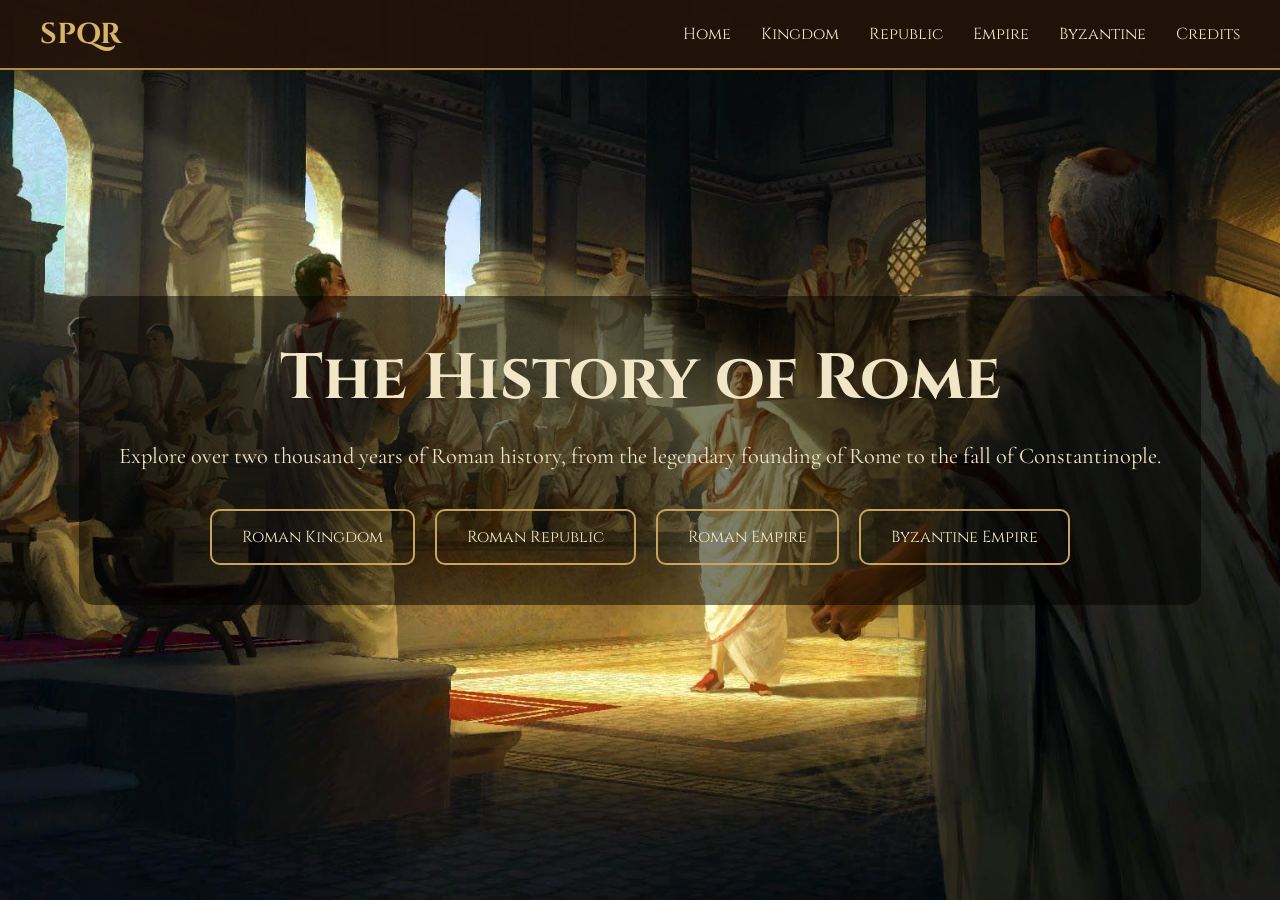
<file: index.html>
<!DOCTYPE html>
<html lang="en">
<head>
    <meta charset="UTF-8">
    <meta name="viewport" content="width=device-width, initial-scale=1.0">
    <title>The History of Rome</title>

    <link rel="stylesheet" href="styles.css">

    <link href="https://fonts.googleapis.com/css2?family=Cinzel:wght@400;600;700&family=Cormorant+Garamond:wght@400;500&display=swap" rel="stylesheet">
</head>
<body>

<nav class="navbar">
    <div class="logo">SPQR</div>

    <ul class="nav-links">
        <li><a href="index.html">Home</a></li>
        <li><a href="kingdom.html">Kingdom</a></li>
        <li><a href="republic.html">Republic</a></li>
        <li><a href="empire.html">Empire</a></li>
        <li><a href="byzantine.html">Byzantine</a></li>
        <li><a href="credits.html">Credits</a></li>
    </ul>
</nav>

<section class="hero home-bg">

    <div class="hero-content">
        <h1>The History of Rome</h1>

        <p>
            Explore over two thousand years of Roman history,
            from the legendary founding of Rome to the fall of Constantinople.
        </p>

        <div class="home-buttons">

            <a href="kingdom.html" class="era-btn">
                Roman Kingdom
            </a>

            <a href="republic.html" class="era-btn">
                Roman Republic
            </a>

            <a href="empire.html" class="era-btn">
                Roman Empire
            </a>

            <a href="byzantine.html" class="era-btn">
                Byzantine Empire
            </a>

        </div>
    </div>

</section>

<script src="script.js"></script>

</body>
</html>
</file>
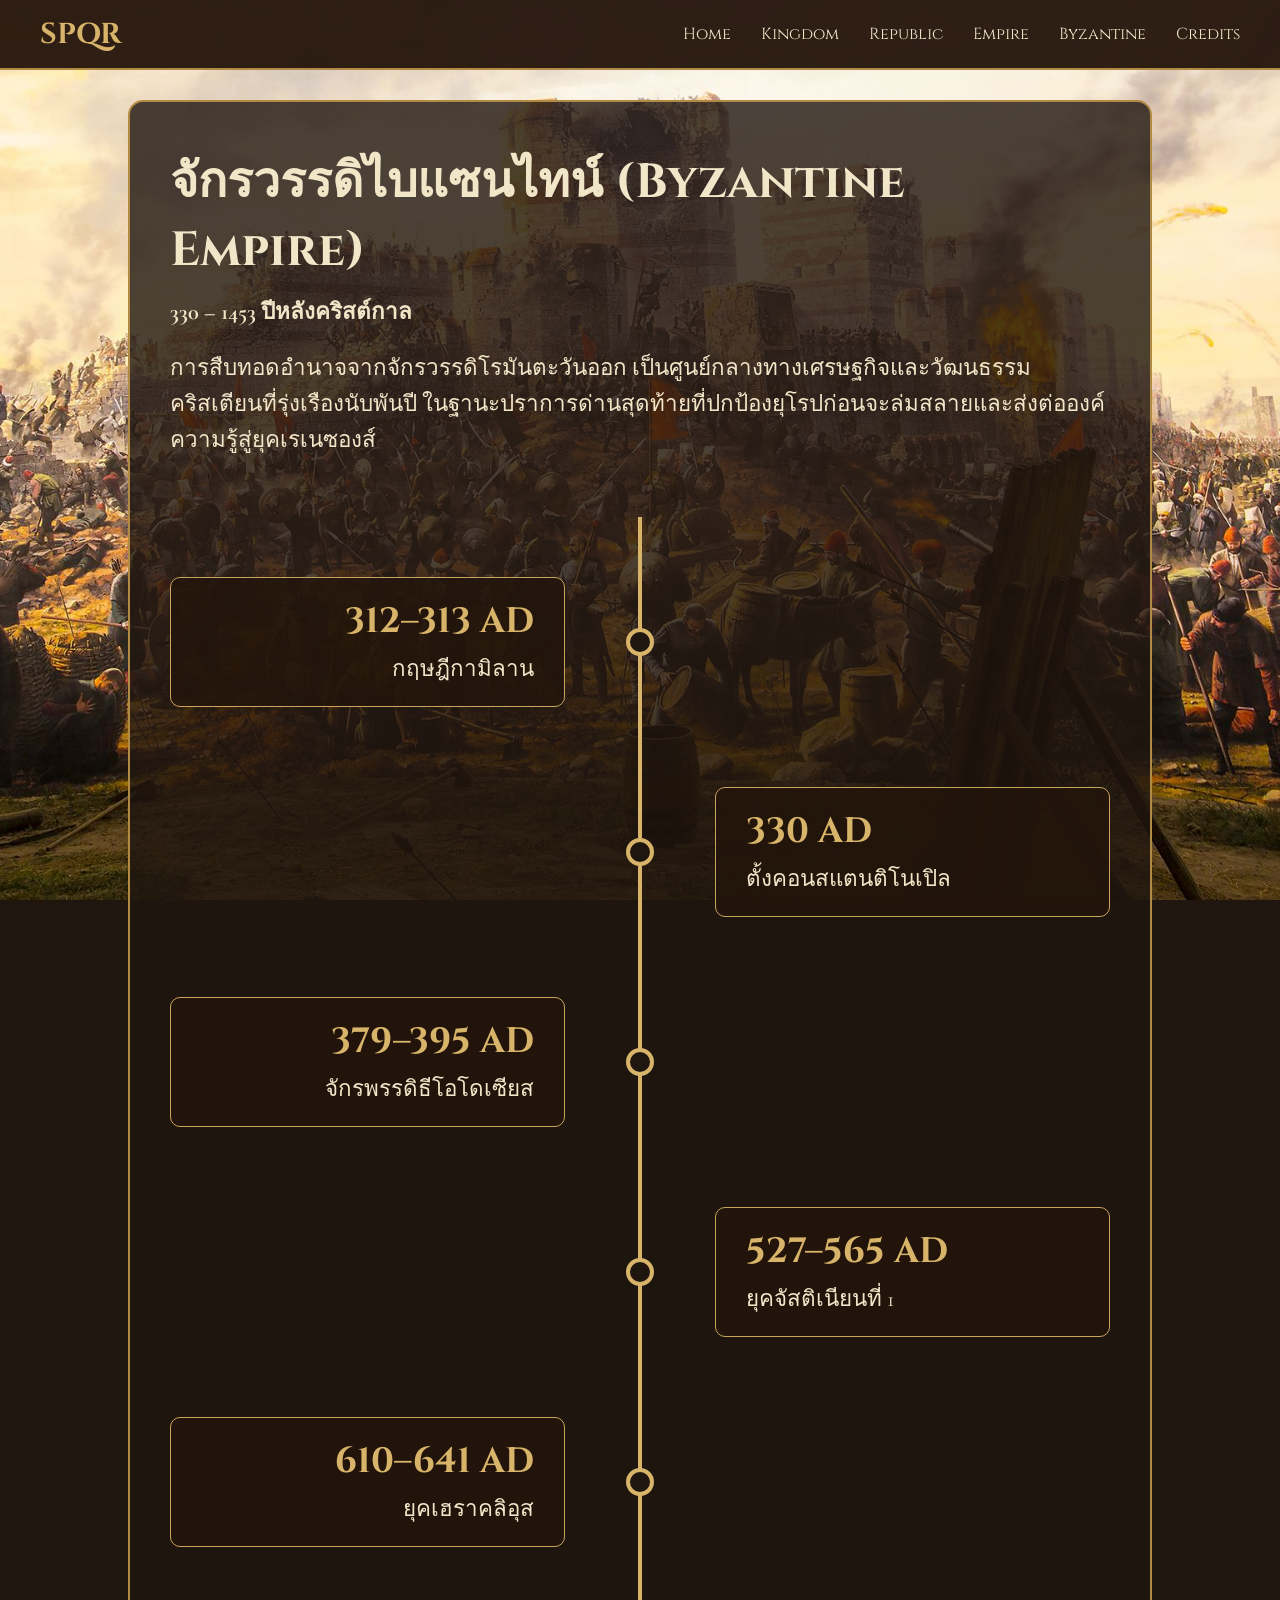
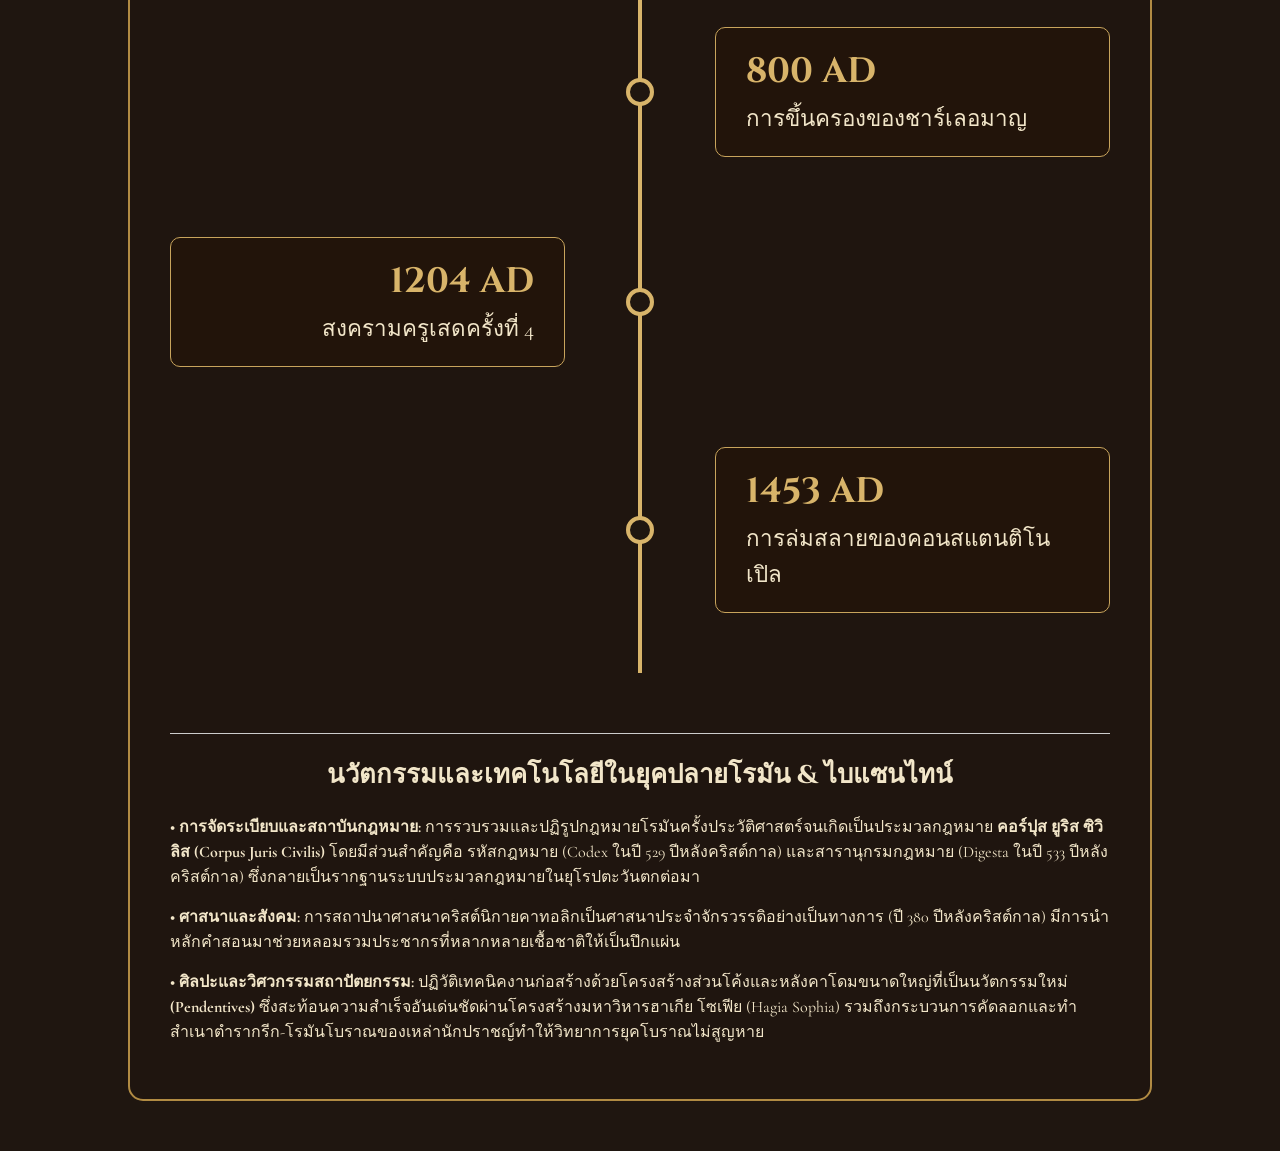
<file: byzantine.html>
<!DOCTYPE html>
<html lang="en">
<head>
    <meta charset="UTF-8">
    <meta name="viewport" content="width=device-width, initial-scale=1.0">
    <title>Byzantine Empire - จักรวรรดิไบแซนไทน์</title>
    <link rel="stylesheet" href="styles.css">
    <link href="https://fonts.googleapis.com/css2?family=Cinzel:wght@400;600;700&family=Cormorant+Garamond:wght@400;500&display=swap" rel="stylesheet">
</head>
<body>

<nav class="navbar">
    <div class="logo">SPQR</div>
    <ul class="nav-links">
        <li><a href="index.html">Home</a></li>
        <li><a href="kingdom.html">Kingdom</a></li>
        <li><a href="republic.html">Republic</a></li>
        <li><a href="empire.html">Empire</a></li>
        <li><a href="byzantine.html">Byzantine</a></li>
        <li><a href="credits.html">Credits</a></li>
    </ul>
</nav>

<section class="era-page byzantine-bg">
    <div class="content-box">
        <h1>จักรวรรดิไบแซนไทน์ (Byzantine Empire)</h1>
        <p><strong>330 – 1453 ปีหลังคริสต์กาล</strong></p>
        <p>การสืบทอดอำนาจจากจักรวรรดิโรมันตะวันออก เป็นศูนย์กลางทางเศรษฐกิจและวัฒนธรรมคริสเตียนที่รุ่งเรืองนับพันปี ในฐานะปราการด่านสุดท้ายที่ปกป้องยุโรปก่อนจะล่มสลายและส่งต่อองค์ความรู้สู่ยุคเรเนซองส์</p>

        <!-- Timeline Section -->
        <div class="timeline-container">
            <div class="timeline-item"><div class="timeline-content"><h2>312–313 AD</h2><p>กฤษฎีกามิลาน</p></div><div class="timeline-dot" data-year="312–313 ปีหลังคริสต์กาล" data-title="Edict of Milan" data-description="จักรพรรดิ คอนสแตนตินที่ 1 และ ลิซินิอุส ร่วมกันลงนาม กฤษฎีกามิลาน เพื่อยุติการกดขี่คริสตชน เป็นการปฏิรูปนโยบายศาสนาและรับรองให้ศาสนาคริสต์มีความเท่าเทียมตามกฎหมาย ซึ่งเป็นจุดเปลี่ยนสำคัญของความสัมพันธ์ระหว่างศาสนาและรัฐ"><span class="hover-bubble">คลิกเพื่อดูรายละเอียด</span></div></div>
            <div class="timeline-item"><div class="timeline-content"><h2>330 AD</h2><p>ตั้งคอนสแตนติโนเปิล</p></div><div class="timeline-dot" data-year="330 ปีหลังคริสต์กาล" data-title="Constantinople" data-description="จักรพรรดิ คอนสแตนตินที่ 1 ทำการย้ายศูนย์กลางอำนาจจากโรมมายังเมือง บิแซนเทียม และเปลี่ยนชื่อเป็น คอนสแตนติโนเปิล เพื่อเป็นศูนย์กลางยุทธศาสตร์ทางทหารและการค้าที่เชื่อมต่อยุโรปและเอเชีย"><span class="hover-bubble">คลิกเพื่อดูรายละเอียด</span></div></div>
            <div class="timeline-item"><div class="timeline-content"><h2>379–395 AD</h2><p>จักรพรรดิธีโอโดเซียส</p></div><div class="timeline-dot" data-year="379–395 ปีหลังคริสต์กาล" data-title="Theodosius I" data-description="จักรพรรดิ ธีโอโดเซียสที่ 1 จักรพรรดิองค์สุดท้ายที่ปกครองโรมันทั้งสองฝั่ง ทรงประกาศให้ศาสนาคริสต์เป็นศาสนาประจำชาติอย่างเป็นทางการ ถือเป็นการปรับโครงสร้างศาสนาของรัฐก่อนจักรวรรดิจะถูกแบ่งแยกถาวร"><span class="hover-bubble">คลิกเพื่อดูรายละเอียด</span></div></div>
            <div class="timeline-item"><div class="timeline-content"><h2>527–565 AD</h2><p>ยุคจัสติเนียนที่ 1</p></div><div class="timeline-dot" data-year="527–565 ปีหลังคริสต์กาล" data-title="Justinian I" data-description="จักรพรรดิ จัสติเนียนที่ 1 ทำการทวงคืนดินแดนใน อิตาลี และ แอฟริกาเหนือ พร้อมกับสั่งชำระระเบียบกฎหมายจนเกิดเป็น คอร์ปุส จูริส ซิวิลิส ซึ่งเป็นต้นแบบกฎหมายตะวันตก รวมถึงการสร้างมหาวิหาร ฮาเกีย โซเฟีย"><span class="hover-bubble">คลิกเพื่อดูรายละเอียด</span></div></div>
            <div class="timeline-item"><div class="timeline-content"><h2>610–641 AD</h2><p>ยุคเฮราคลิอุส</p></div><div class="timeline-dot" data-year="610–641 ปีหลังคริสต์กาล" data-title="Heraclius" data-description="จักรพรรดิ เฮราคลิอุส ผู้ทรงนำทัพขับไล่จักรวรรดิ ซาสซานิด แต่ในภายหลังสูญเสียดินแดน ซีเรีย และ อียิปต์ ให้แก่กองทัพมุสลิม ทรงปฏิรูปการปกครองเป็นระบบมณฑลทหาร ซึ่งเป็นการปรับโครงสร้างกองทัพและมณฑลเพื่อการป้องกันตนเอง"><span class="hover-bubble">คลิกเพื่อดูรายละเอียด</span></div></div>
            <div class="timeline-item"><div class="timeline-content"><h2>800 AD</h2><p>การขึ้นครองของชาร์เลอมาญ</p></div><div class="timeline-dot" data-year="800 ปีหลังคริสต์กาล" data-title="Charlemagne" data-description="กษัตริย์ ชาร์เลอมาญ ได้รับการสวมมงกุฎเป็นจักรพรรดิโรมันในยุโรปตะวันตก ซึ่งส่งผลกระทบต่อสถานะความเป็นทายาทที่แท้จริงของโรมันที่ไบแซนไทน์ครอบครองอยู่ ถือเป็นเหตุการณ์ทางการเมืองและสัญลักษณ์ที่สั่นคลอนสถานะของไบแซนไทน์"><span class="hover-bubble">คลิกเพื่อดูรายละเอียด</span></div></div>
            <div class="timeline-item"><div class="timeline-content"><h2>1204 AD</h2><p>สงครามครูเสดครั้งที่ 4</p></div><div class="timeline-dot" data-year="1204 ปีหลังคริสต์กาล" data-title="Fourth Crusade" data-description="เหตุการณ์นี้ถือเป็นการ 'แทงข้างหลัง' ครั้งใหญ่ที่สุดในประวัติศาสตร์คริสตจักร กองทัพครูเสดที่เดินทางมาเพื่อกอบกู้กรุงเยรูซาเล็ม กลับหันมาโจมตีเมืองคอนสแตนติโนเปิลแทนเนื่องจากปัญหาความขัดแย้งทางการเมืองและเงินทุน กองทัพคริสเตียนตะวันตกบุกปล้นสะดมเมืองที่ได้ชื่อว่าเป็นหัวใจของคริสตจักรตะวันออก ทำลายโบราณวัตถุและงานศิลปะที่สั่งสมมานับพันปี เหตุการณ์นี้สร้างรอยร้าวลึกระหว่างคริสตจักรตะวันตก (คาทอลิก) และตะวันออก (ออร์ทอดอกซ์) จนไม่สามารถประสานกันได้ และทำให้ไบแซนไทน์อ่อนแอจนไม่สามารถฟื้นตัวกลับมาเป็นมหาอำนาจได้อีกเลย"><span class="hover-bubble">คลิกเพื่อดูรายละเอียด</span></div></div>
            <div class="timeline-item"><div class="timeline-content"><h2>1453 AD</h2><p>การล่มสลายของคอนสแตนติโนเปิล</p></div><div class="timeline-dot" data-year="1453 ปีหลังคริสต์กาล" data-title="Fall of Constantinople" data-description="เป็นเหตุการณ์ที่เปลี่ยนหน้าประวัติศาสตร์โลก สุลต่าน เมห์เหม็ดที่ 2 แห่งจักรวรรดิออตโตมัน นำกองทัพกว่า 80,000 นายเข้าล้อมเมือง โดยใช้เทคโนโลยีปืนใหญ่ 'บาซิลิกา' (Basilica) ขนาดมหาศาลที่ออกแบบโดยวิศวกรชื่อเออร์บาน มาทำลายกำแพงธีโอโดเซียสที่เชื่อกันว่าไม่มีวันแตกได้เป็นเวลาถึง 53 วัน วันที่ 29 พฤษภาคม คอนสแตนติโนเปิลก็พ่ายแพ้ จักรพรรดิคอนสแตนตินที่ 11 สิ้นพระชนม์ในฐานะวีรบุรุษท่ามกลางซากปรักหักพัง การล่มสลายนี้ส่งผลให้ปราชญ์ชาวกรีกหนีไปยังอิตาลี นำองค์ความรู้โบราณไปจุดประกายให้เกิดยุค เรเนซองส์ ทั่วยุโรป และบีบให้ชาติตะวันตกต้องออกสำรวจเส้นทางเดินเรือใหม่เพื่อไปอินเดีย จนนำไปสู่ยุคแห่งการสำรวจโลก (Age of Discovery)"><span class="hover-bubble">คลิกเพื่อดูรายละเอียด</span></div></div>
        </div>

        <!-- Innovations Section -->
        <div class="innovations-container" style="margin-top: 40px; border-top: 1px solid #ccc; padding-top: 20px;">
            <h2 style="font-family: 'Cinzel', serif; font-size: 1.6rem; text-align: center; margin-bottom: 20px;">นวัตกรรมและเทคโนโลยีในยุคปลายโรมัน & ไบแซนไทน์</h2>
            <ul style="list-style-type: none; padding: 0;">
                <li style="margin-bottom: 15px;"><strong>• การจัดระเบียบและสถาบันกฎหมาย:</strong> การรวบรวมและปฏิรูปกฎหมายโรมันครั้งประวัติศาสตร์จนเกิดเป็นประมวลกฎหมาย <strong>คอร์ปุส ยูริส ซิวิลิส (Corpus Juris Civilis)</strong> โดยมีส่วนสำคัญคือ รหัสกฎหมาย (Codex ในปี 529 ปีหลังคริสต์กาล) และสารานุกรมกฎหมาย (Digesta ในปี 533 ปีหลังคริสต์กาล) ซึ่งกลายเป็นรากฐานระบบประมวลกฎหมายในยุโรปตะวันตกต่อมา</li>
                <li style="margin-bottom: 15px;"><strong>• ศาสนาและสังคม:</strong> การสถาปนาศาสนาคริสต์นิกายคาทอลิกเป็นศาสนาประจำจักรวรรดิอย่างเป็นทางการ (ปี 380 ปีหลังคริสต์กาล) มีการนำหลักคำสอนมาช่วยหลอมรวมประชากรที่หลากหลายเชื้อชาติให้เป็นปึกแผ่น</li>
                <li style="margin-bottom: 15px;"><strong>• ศิลปะและวิศวกรรมสถาปัตยกรรม:</strong> ปฏิวัติเทคนิคงานก่อสร้างด้วยโครงสร้างส่วนโค้งและหลังคาโดมขนาดใหญ่ที่เป็นนวัตกรรมใหม่ <strong>(Pendentives)</strong> ซึ่งสะท้อนความสำเร็จอันเด่นชัดผ่านโครงสร้างมหาวิหารฮาเกีย โซเฟีย (Hagia Sophia) รวมถึงกระบวนการคัดลอกและทำสำเนาตำรากรีก-โรมันโบราณของเหล่านักปราชญ์ทำให้วิทยาการยุคโบราณไม่สูญหาย</li>
            </ul>
        </div>
    </div>
</section>

<div id="timeline-modal" class="timeline-modal">
    <div class="modal-content"><span class="close-btn">&times;</span><h2 id="modal-title"></h2><h3 id="modal-year"></h3><p id="modal-description"></p></div>
</div>

<script src="script.js"></script>
</body>
</html>
</file>
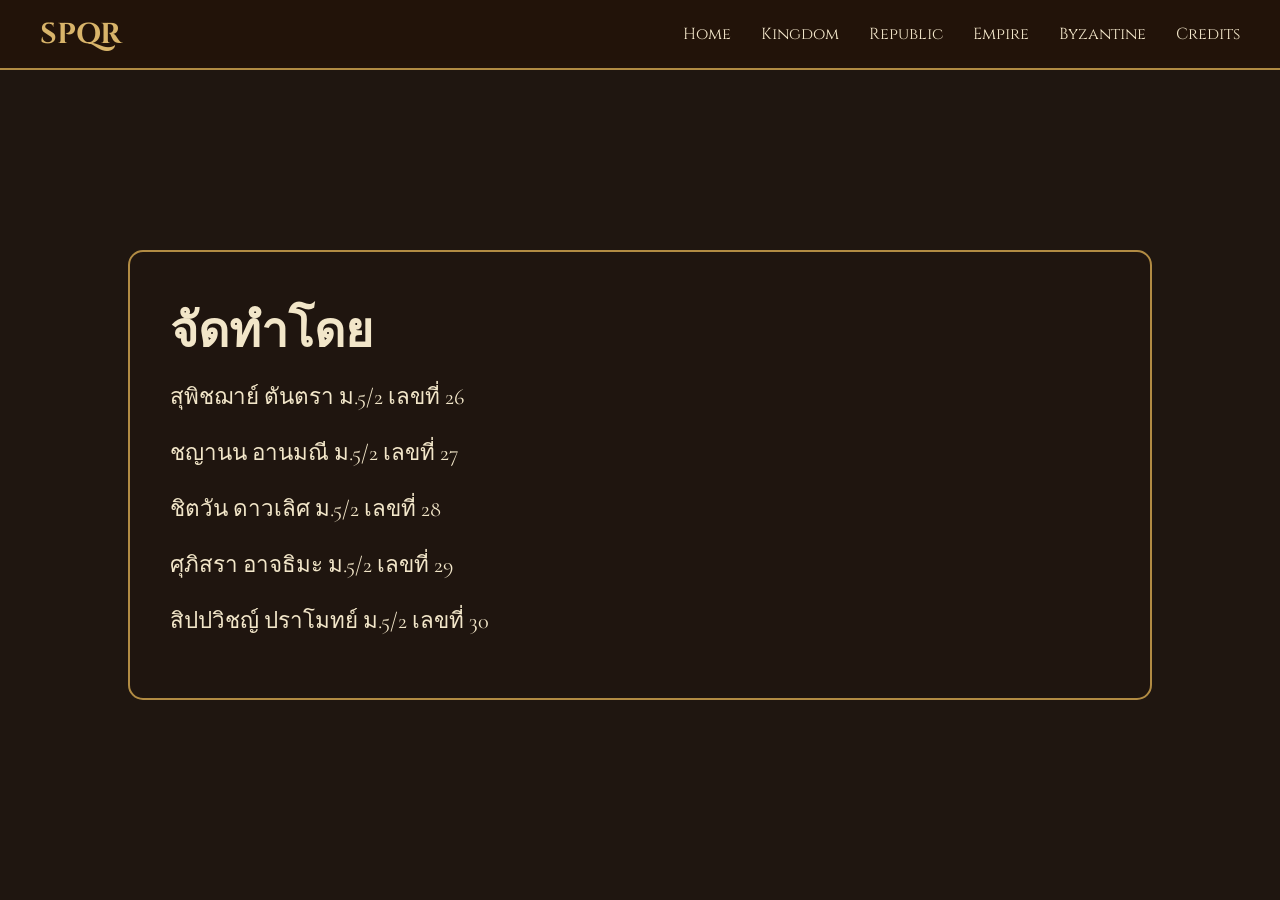
<file: credits.html>
<!DOCTYPE html>
<html lang="en">
<head>
    <meta charset="UTF-8">
    <meta name="viewport" content="width=device-width, initial-scale=1.0">
    <title>Credits - History of Rome</title>
    <link rel="stylesheet" href="styles.css">
    <link href="https://fonts.googleapis.com/css2?family=Cinzel:wght@400;600;700&family=Cormorant+Garamond:wght@400;500&display=swap" rel="stylesheet">
</head>
<body>

<nav class="navbar">
    <div class="logo">SPQR</div>
    <ul class="nav-links">
        <li><a href="index.html">Home</a></li>
        <li><a href="kingdom.html">Kingdom</a></li>
        <li><a href="republic.html">Republic</a></li>
        <li><a href="empire.html">Empire</a></li>
        <li><a href="byzantine.html">Byzantine</a></li>
        <li><a href="credits.html">Credits</a></li>
    </ul>
</nav>

<section class="era-page">
    <div class="content-box">
        <h1>จัดทำโดย</h1>
        <p>สุพิชฌาย์ ตันตรา ม.5/2 เลขที่ 26</p>
        <p>ชญานน อานมณี ม.5/2 เลขที่ 27</p>
        <p>ชิตวัน ดาวเลิศ ม.5/2 เลขที่ 28</p>
        <p>ศุภิสรา อาจธิมะ ม.5/2 เลขที่ 29</p>
        <p>สิปปวิชญ์ ปราโมทย์ ม.5/2 เลขที่ 30</p>
    </div>
</section>

<script src="script.js"></script>
</body>
</html>
</file>
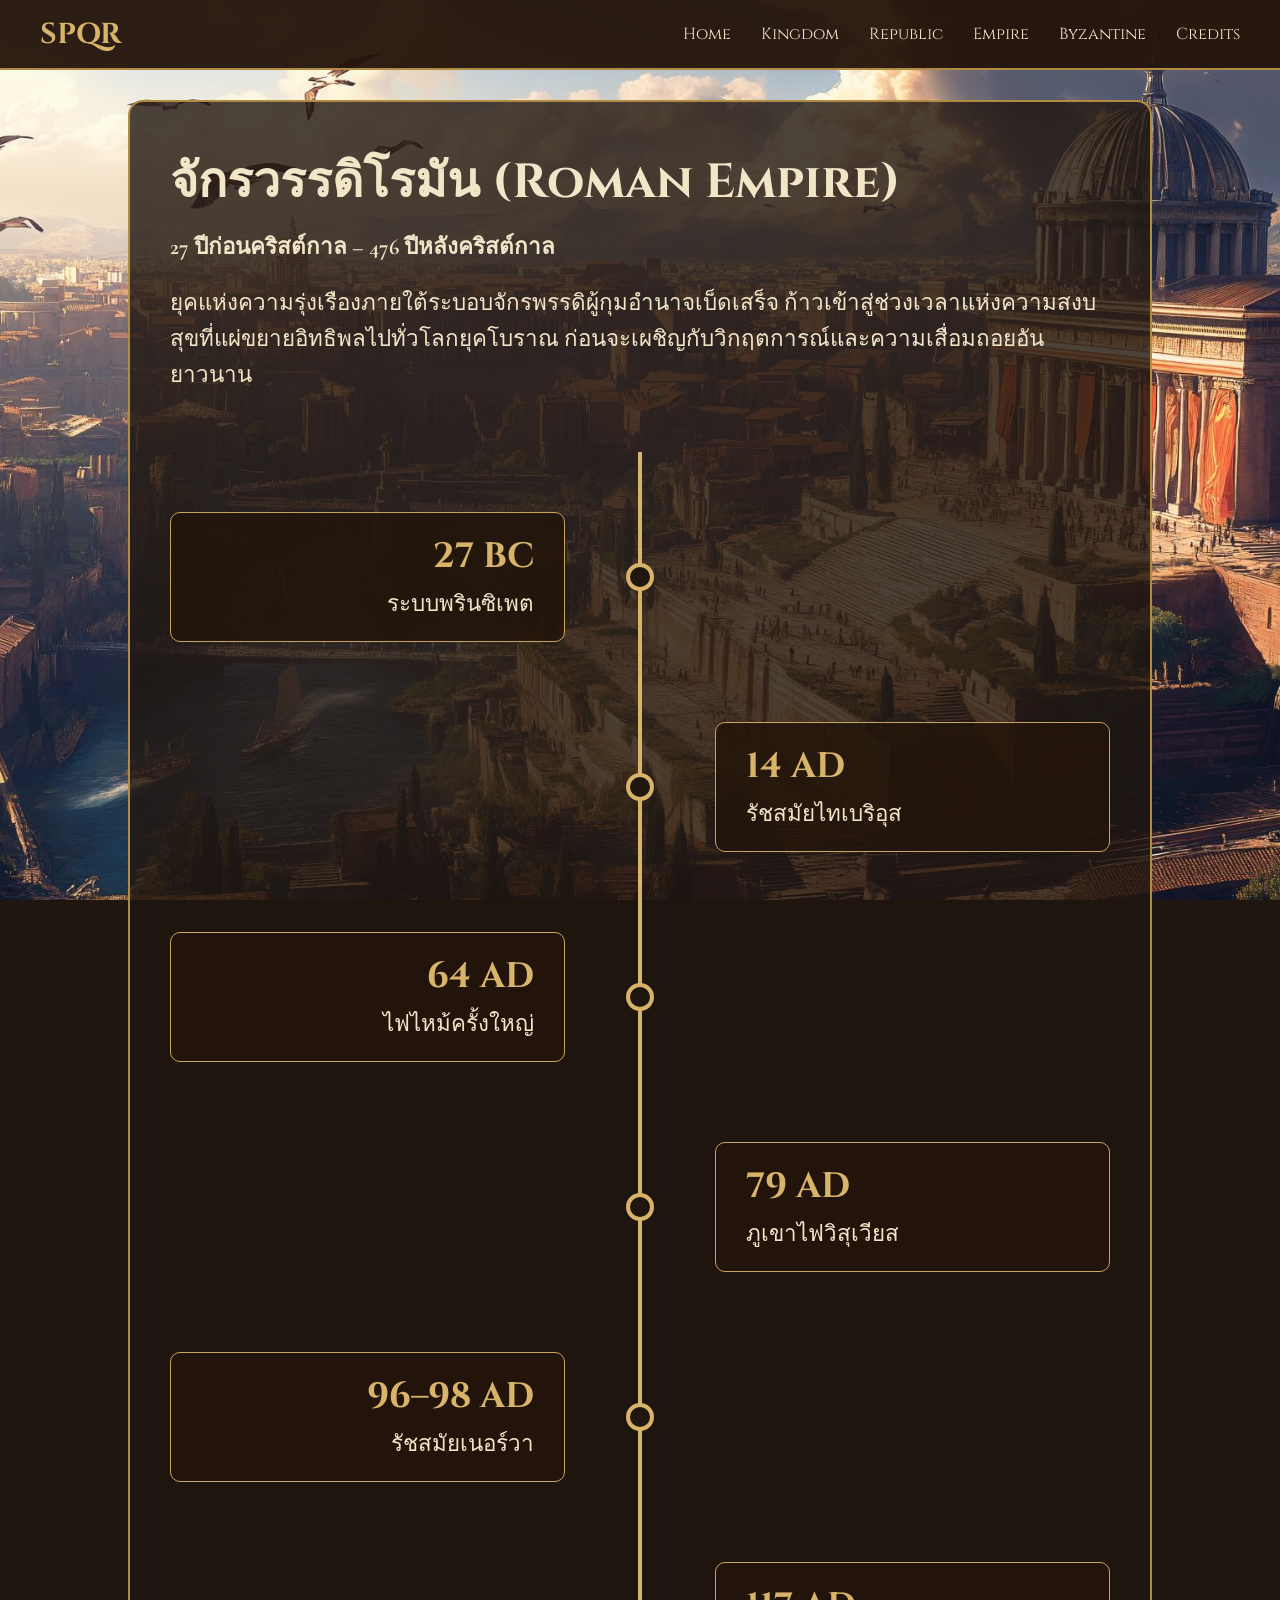
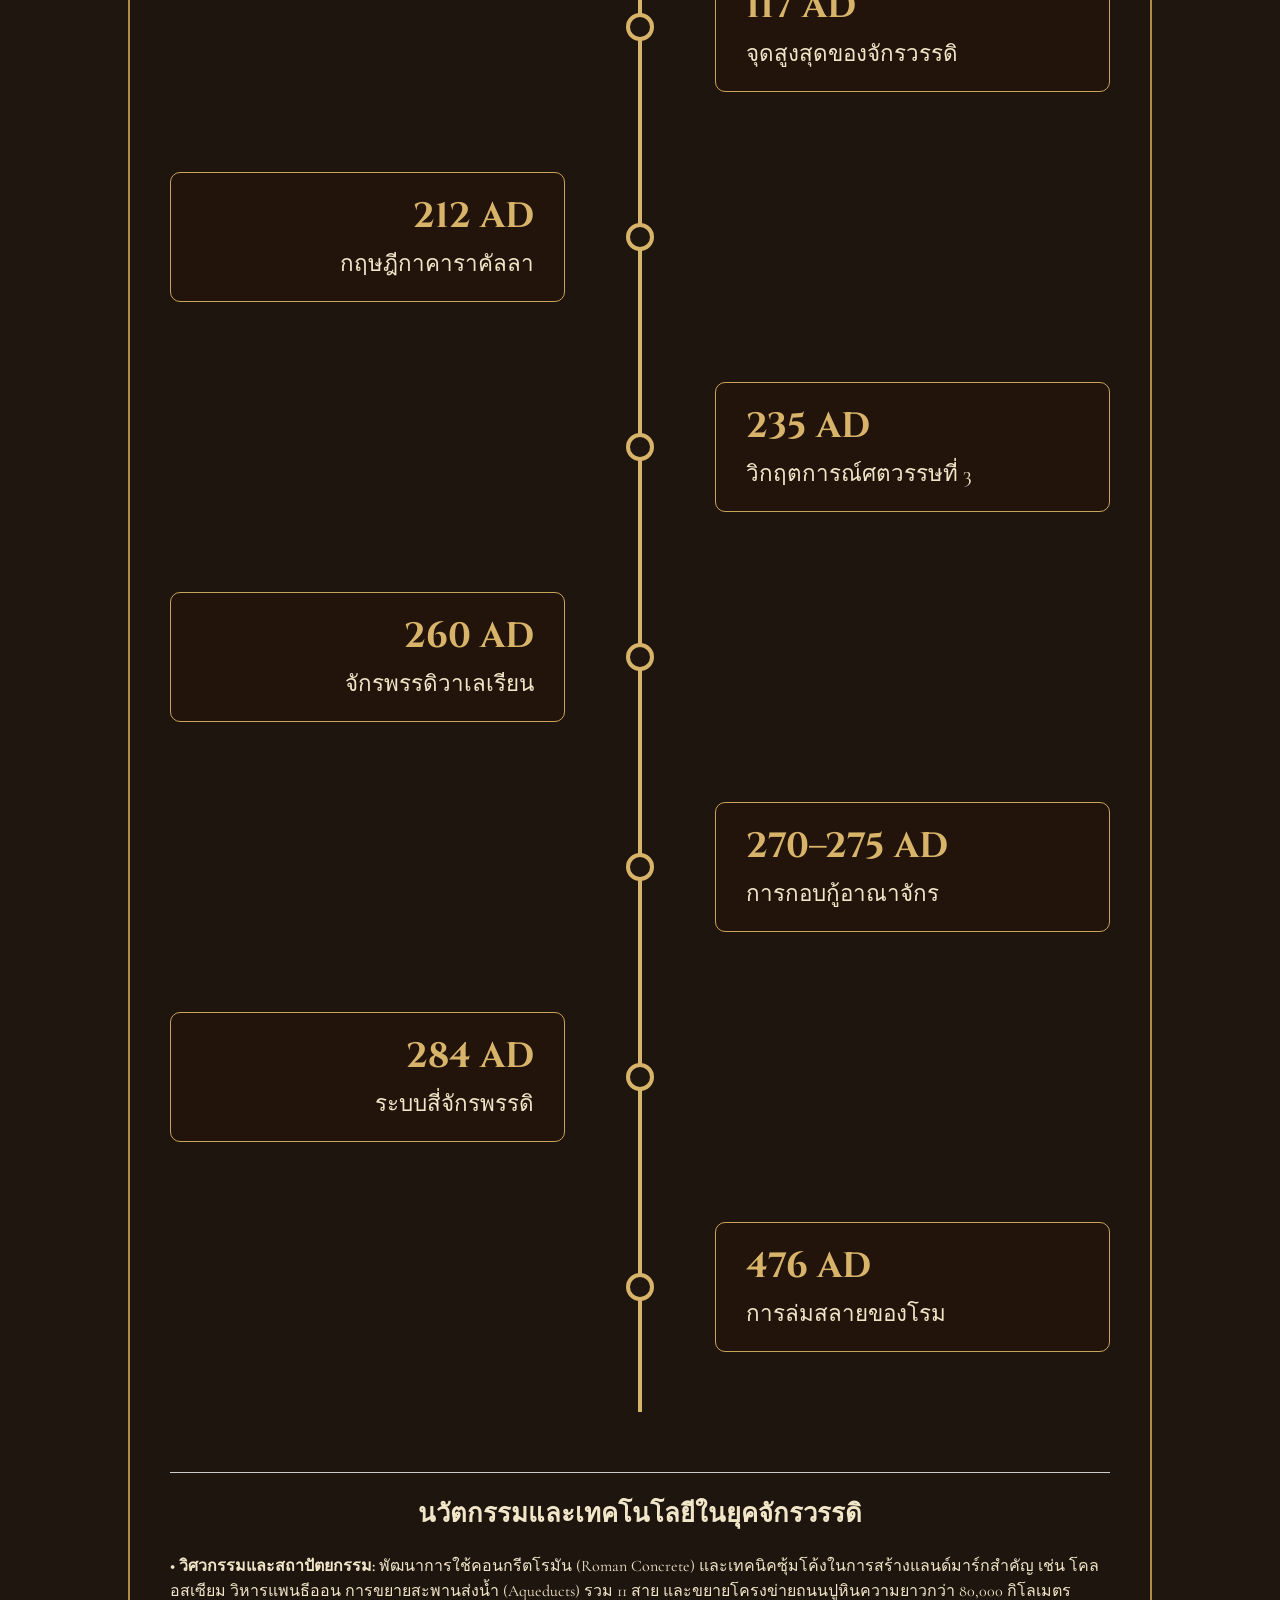
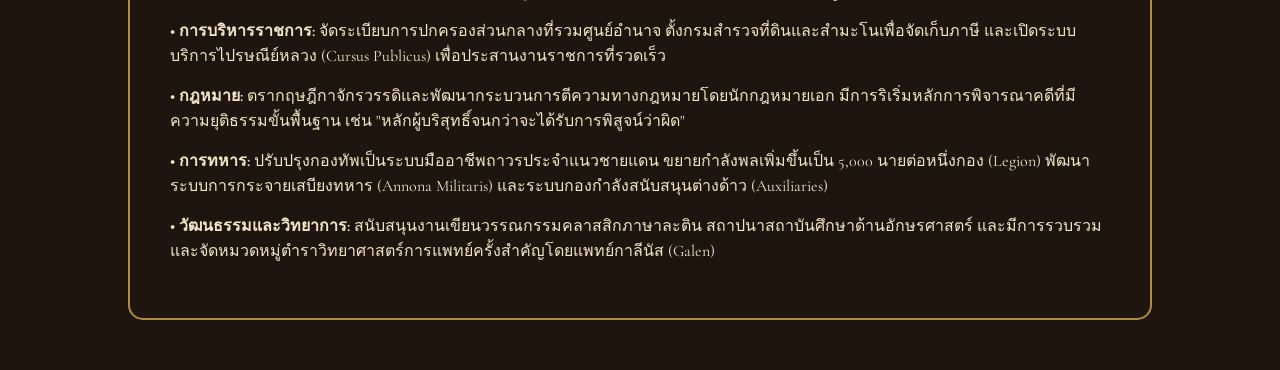
<file: empire.html>
<!DOCTYPE html>
<html lang="en">
<head>
    <meta charset="UTF-8">
    <meta name="viewport" content="width=device-width, initial-scale=1.0">
    <title>Roman Empire - จักรวรรดิโรมัน</title>
    <link rel="stylesheet" href="styles.css">
    <link href="https://fonts.googleapis.com/css2?family=Cinzel:wght@400;600;700&family=Cormorant+Garamond:wght@400;500&display=swap" rel="stylesheet">
</head>
<body>

<nav class="navbar">
    <div class="logo">SPQR</div>
    <ul class="nav-links">
        <li><a href="index.html">Home</a></li>
        <li><a href="kingdom.html">Kingdom</a></li>
        <li><a href="republic.html">Republic</a></li>
        <li><a href="empire.html">Empire</a></li>
        <li><a href="byzantine.html">Byzantine</a></li>
        <li><a href="credits.html">Credits</a></li>
    </ul>
</nav>

<section class="era-page empire-bg">
    <div class="content-box">
        <h1>จักรวรรดิโรมัน (Roman Empire)</h1>
        <p><strong>27 ปีก่อนคริสต์กาล – 476 ปีหลังคริสต์กาล</strong></p>
        <p>ยุคแห่งความรุ่งเรืองภายใต้ระบอบจักรพรรดิผู้กุมอำนาจเบ็ดเสร็จ ก้าวเข้าสู่ช่วงเวลาแห่งความสงบสุขที่แผ่ขยายอิทธิพลไปทั่วโลกยุคโบราณ ก่อนจะเผชิญกับวิกฤตการณ์และความเสื่อมถอยอันยาวนาน</p>

        <!-- Timeline Section -->
        <div class="timeline-container">
            <div class="timeline-item"><div class="timeline-content"><h2>27 BC</h2><p>ระบบพรินซิเพต</p></div><div class="timeline-dot" data-year="27 ปีก่อนคริสต์กาล" data-title="Principate" data-description="ออกุสตุส สถาปนาระบบการปกครองแบบ พรินซิเพต โดยใช้ตำแหน่ง 'พลเมืองที่หนึ่ง' รักษาสถาบันวุฒิสภาไว้ในทางพิธีการ แต่ในทางปฏิบัติเขากุมอำนาจบริหารและกองทัพไว้เบ็ดเสร็จ เป็นการเปลี่ยนผ่านรูปแบบการปกครอง"><span class="hover-bubble">คลิกเพื่อดูรายละเอียด</span></div></div>
            <div class="timeline-item"><div class="timeline-content"><h2>14 AD</h2><p>รัชสมัยไทเบริอุส</p></div><div class="timeline-dot" data-year="14 ปีหลังคริสต์กาล" data-title="Tiberius" data-description="หลังการสวรรคตของออกุสตุส ไทเบริอุส บุตรบุญธรรมขึ้นครองราชย์ต่อ เป็นการยืนยันถึงการสืบทอดอำนาจในรูปแบบราชวงศ์และการสร้างความมั่นคงให้แก่จักรวรรดิที่เริ่มเป็นปึกแผ่น"><span class="hover-bubble">คลิกเพื่อดูรายละเอียด</span></div></div>
            <div class="timeline-item"><div class="timeline-content"><h2>64 AD</h2><p>ไฟไหม้ครั้งใหญ่</p></div><div class="timeline-dot" data-year="64 ปีหลังคริสต์กาล" data-title="Great Fire of Rome" data-description="เหตุการณ์ไฟไหม้ครั้งใหญ่ในโรมภายใต้รัชสมัยของจักรพรรดิ เนโร ถือเป็นภัยพิบัติครั้งใหญ่ ซึ่งส่งผลให้มีการจับกุมและประหารชีวิตกลุ่มคริสตชนเพื่อรับผิดชอบต่อเหตุการณ์นี้ และมีการเร่งสร้างพระราชวังใหม่"><span class="hover-bubble">คลิกเพื่อดูรายละเอียด</span></div></div>
            <div class="timeline-item"><div class="timeline-content"><h2>79 AD</h2><p>ภูเขาไฟวิสุเวียส</p></div><div class="timeline-dot" data-year="79 ปีหลังคริสต์กาล" data-title="Mount Vesuvius" data-description="ภูเขาไฟ วิสุเวียส ระเบิดและทำลายเมือง ปอมเปอี และ เฮอร์คิวลาเนียม ถือเป็นภัยพิบัติทางธรรมชาติที่เถ้าถ่านได้รักษาสภาพบ้านเมืองและวิถีชีวิตชาวโรมันไว้อย่างสมบูรณ์จนกลายเป็นหลักฐานทางโบราณคดีที่สำคัญที่สุด"><span class="hover-bubble">คลิกเพื่อดูรายละเอียด</span></div></div>
            <div class="timeline-item"><div class="timeline-content"><h2>96–98 AD</h2><p>รัชสมัยเนอร์วา</p></div><div class="timeline-dot" data-year="96–98 ปีหลังคริสต์กาล" data-title="Nerva" data-description="จักรพรรดิ เนอร์วา ขึ้นครองราชย์และริเริ่มระบบคัดเลือกผู้สืบทอดผ่านความสามารถแทนการใช้สายเลือดโดยตรง ซึ่งนำไปสู่ยุคที่โรมมีเสถียรภาพทางการเมืองสูงสุด"><span class="hover-bubble">คลิกเพื่อดูรายละเอียด</span></div></div>
            <div class="timeline-item"><div class="timeline-content"><h2>117 AD</h2><p>จุดสูงสุดของจักรวรรดิ</p></div><div class="timeline-dot" data-year="117 ปีหลังคริสต์กาล" data-title="Peak Territory" data-description="รัชสมัยจักรพรรดิ ทราจัน คือช่วงเวลาที่โรมขยายอำนาจด้วยแสนยานุภาพทางทหารจนมีพื้นที่กว้างขวางที่สุดตั้งแต่ บริเตน ถึง เมโสโปเตเมีย จักรวรรดิลงทุนมหาศาลในด้านโครงสร้างพื้นฐานจนการค้าขายเจริญรุ่งเรืองที่สุด"><span class="hover-bubble">คลิกเพื่อดูรายละเอียด</span></div></div>
            <div class="timeline-item"><div class="timeline-content"><h2>212 AD</h2><p>กฤษฎีกาคาราคัลลา</p></div><div class="timeline-dot" data-year="212 ปีหลังคริสต์กาล" data-title="Constitutio Antoniniana" data-description="จักรพรรดิ คาราคัลลา ออกกฤษฎีกามอบสถานะพลเมืองโรมันให้แก่เสรีชนทุกคนในจักรวรรดิ ถือเป็นการปฏิรูปกฎหมายและสิทธิพลเมืองเพื่อเพิ่มฐานภาษีและสร้างความเป็นอันหนึ่งอันเดียวกันทั่วทั้งอาณาจักร"><span class="hover-bubble">คลิกเพื่อดูรายละเอียด</span></div></div>
            <div class="timeline-item"><div class="timeline-content"><h2>235 AD</h2><p>วิกฤตการณ์ศตวรรษที่ 3</p></div><div class="timeline-dot" data-year="235 ปีหลังคริสต์กาล" data-title="Third Century Crisis" data-description="หลังจากการล่มสลายของราชวงศ์ เซเวอรัน จักรวรรดิตกอยู่ในภาวะสงครามกลางเมืองและการชิงบัลลังก์นานหลายทศวรรษ ถือเป็นยุควิกฤตทางการเมืองที่ทำให้เสถียรภาพทางเศรษฐกิจและการเมืองลดลงอย่างมาก"><span class="hover-bubble">คลิกเพื่อดูรายละเอียด</span></div></div>
            <div class="timeline-item"><div class="timeline-content"><h2>260 AD</h2><p>จักรพรรดิวาเลเรียน</p></div><div class="timeline-dot" data-year="260 ปีหลังคริสต์กาล" data-title="Valerian" data-description="จักรพรรดิ วาเลเรียน พ่ายแพ้ต่อกษัตริย์ ชาปูร์ที่ 1 แห่งจักรวรรดิ ซาสซานิด ใน ยุทธการเอเดสซา ซึ่งถือเป็นความพ่ายแพ้เชิงสัญลักษณ์ที่รุนแรงที่สุด เพราะจักรพรรดิโรมันถูกจับเป็นเชลยเป็นครั้งแรกในประวัติศาสตร์ สะท้อนถึงความอ่อนแอของพรมแดนตะวันออก"><span class="hover-bubble">คลิกเพื่อดูรายละเอียด</span></div></div>
            <div class="timeline-item"><div class="timeline-content"><h2>270–275 AD</h2><p>การกอบกู้อาณาจักร</p></div><div class="timeline-dot" data-year="270–275 ปีหลังคริสต์กาล" data-title="Aurelian" data-description="จักรพรรดิ ออเรเลียน ทำสงครามกอบกู้ดินแดนปราบปรามกลุ่มแบ่งแยกดินแดนทั้งทางตะวันออกและตะวันตกและรวมอาณาจักรให้กลับมาเป็นหนึ่งเดียวอีกครั้ง พร้อมทั้งสร้างกำแพง ออเรเลียนวอลล์ เพื่อป้องกันเมืองโรม"><span class="hover-bubble">คลิกเพื่อดูรายละเอียด</span></div></div>
            <div class="timeline-item"><div class="timeline-content"><h2>284 AD</h2><p>ระบบสี่จักรพรรดิ</p></div><div class="timeline-dot" data-year="284 ปีหลังคริสต์กาล" data-title="Tetrarchy" data-description="จักรพรรดิ ดิโอคลีเชียน ยุติวิกฤตศตวรรษที่สามด้วยการตั้งระบบบริหารแบบ เททราคี หรือระบบสี่จักรพรรดิเพื่อแบ่งการบริหารจักรวรรดิให้มีความคล่องตัวขึ้น โดยแยกส่วนตะวันออกและตะวันตกออกจากกันชัดเจน"><span class="hover-bubble">คลิกเพื่อดูรายละเอียด</span></div></div>
            <div class="timeline-item"><div class="timeline-content"><h2>476 AD</h2><p>การล่มสลายของโรม</p></div><div class="timeline-dot" data-year="476 ปีหลังคริสต์กาล" data-title="Fall of the West" data-description="จุดจบไม่ได้เกิดในคืนเดียว แต่เมื่อ โอโดอาเซอร์ แม่ทัพเยอรมันนิกยึดอำนาจและปลดจักรพรรดิวัยเยาว์ โรมูลุส ออกัสตูลุส เขาไม่ได้สถาปนาตนเองเป็นจักรพรรดิ แต่ส่งเครื่องราชกกุธภัณฑ์ไปยังคอนสแตนติโนเปิล เพื่อแสดงว่าจักรวรรดิในอิตาลีสิ้นสุดลงแล้ว เหตุการณ์นี้ถือเป็นการสิ้นสุดอำนาจทางการเมืองของโรมโบราณและจุดเริ่มต้นของยุคกลางอย่างเป็นทางการ"><span class="hover-bubble">คลิกเพื่อดูรายละเอียด</span></div></div>
        </div>

        <!-- Innovations Section -->
        <div class="innovations-container" style="margin-top: 40px; border-top: 1px solid #ccc; padding-top: 20px;">
            <h2 style="font-family: 'Cinzel', serif; font-size: 1.6rem; text-align: center; margin-bottom: 20px;">นวัตกรรมและเทคโนโลยีในยุคจักรวรรดิ</h2>
            <ul style="list-style-type: none; padding: 0;">
                <li style="margin-bottom: 15px;"><strong>• วิศวกรรมและสถาปัตยกรรม:</strong> พัฒนาการใช้คอนกรีตโรมัน (Roman Concrete) และเทคนิคซุ้มโค้งในการสร้างแลนด์มาร์กสำคัญ เช่น โคลอสเซียม วิหารแพนธีออน การขยายสะพานส่งน้ำ (Aqueducts) รวม 11 สาย และขยายโครงข่ายถนนปูหินความยาวกว่า 80,000 กิโลเมตร</li>
                <li style="margin-bottom: 15px;"><strong>• การบริหารราชการ:</strong> จัดระเบียบการปกครองส่วนกลางที่รวมศูนย์อำนาจ ตั้งกรมสำรวจที่ดินและสำมะโนเพื่อจัดเก็บภาษี และเปิดระบบบริการไปรษณีย์หลวง (Cursus Publicus) เพื่อประสานงานราชการที่รวดเร็ว</li>
                <li style="margin-bottom: 15px;"><strong>• กฎหมาย:</strong> ตรากฤษฎีกาจักรวรรดิและพัฒนากระบวนการตีความทางกฎหมายโดยนักกฎหมายเอก มีการริเริ่มหลักการพิจารณาคดีที่มีความยุติธรรมขั้นพื้นฐาน เช่น "หลักผู้บริสุทธิ์จนกว่าจะได้รับการพิสูจน์ว่าผิด"</li>
                <li style="margin-bottom: 15px;"><strong>• การทหาร:</strong> ปรับปรุงกองทัพเป็นระบบมืออาชีพถาวรประจำแนวชายแดน ขยายกำลังพลเพิ่มขึ้นเป็น 5,000 นายต่อหนึ่งกอง (Legion) พัฒนาระบบการกระจายเสบียงทหาร (Annona Militaris) และระบบกองกำลังสนับสนุนต่างด้าว (Auxiliaries)</li>
                <li style="margin-bottom: 15px;"><strong>• วัฒนธรรมและวิทยาการ:</strong> สนับสนุนงานเขียนวรรณกรรมคลาสสิกภาษาละติน สถาปนาสถาบันศึกษาด้านอักษรศาสตร์ และมีการรวบรวมและจัดหมวดหมู่ตำราวิทยาศาสตร์การแพทย์ครั้งสำคัญโดยแพทย์กาลีนัส (Galen)</li>
            </ul>
        </div>
    </div>
</section>

<div id="timeline-modal" class="timeline-modal">
    <div class="modal-content"><span class="close-btn">&times;</span><h2 id="modal-title"></h2><h3 id="modal-year"></h3><p id="modal-description"></p></div>
</div>

<script src="script.js"></script>
</body>
</html>
</file>
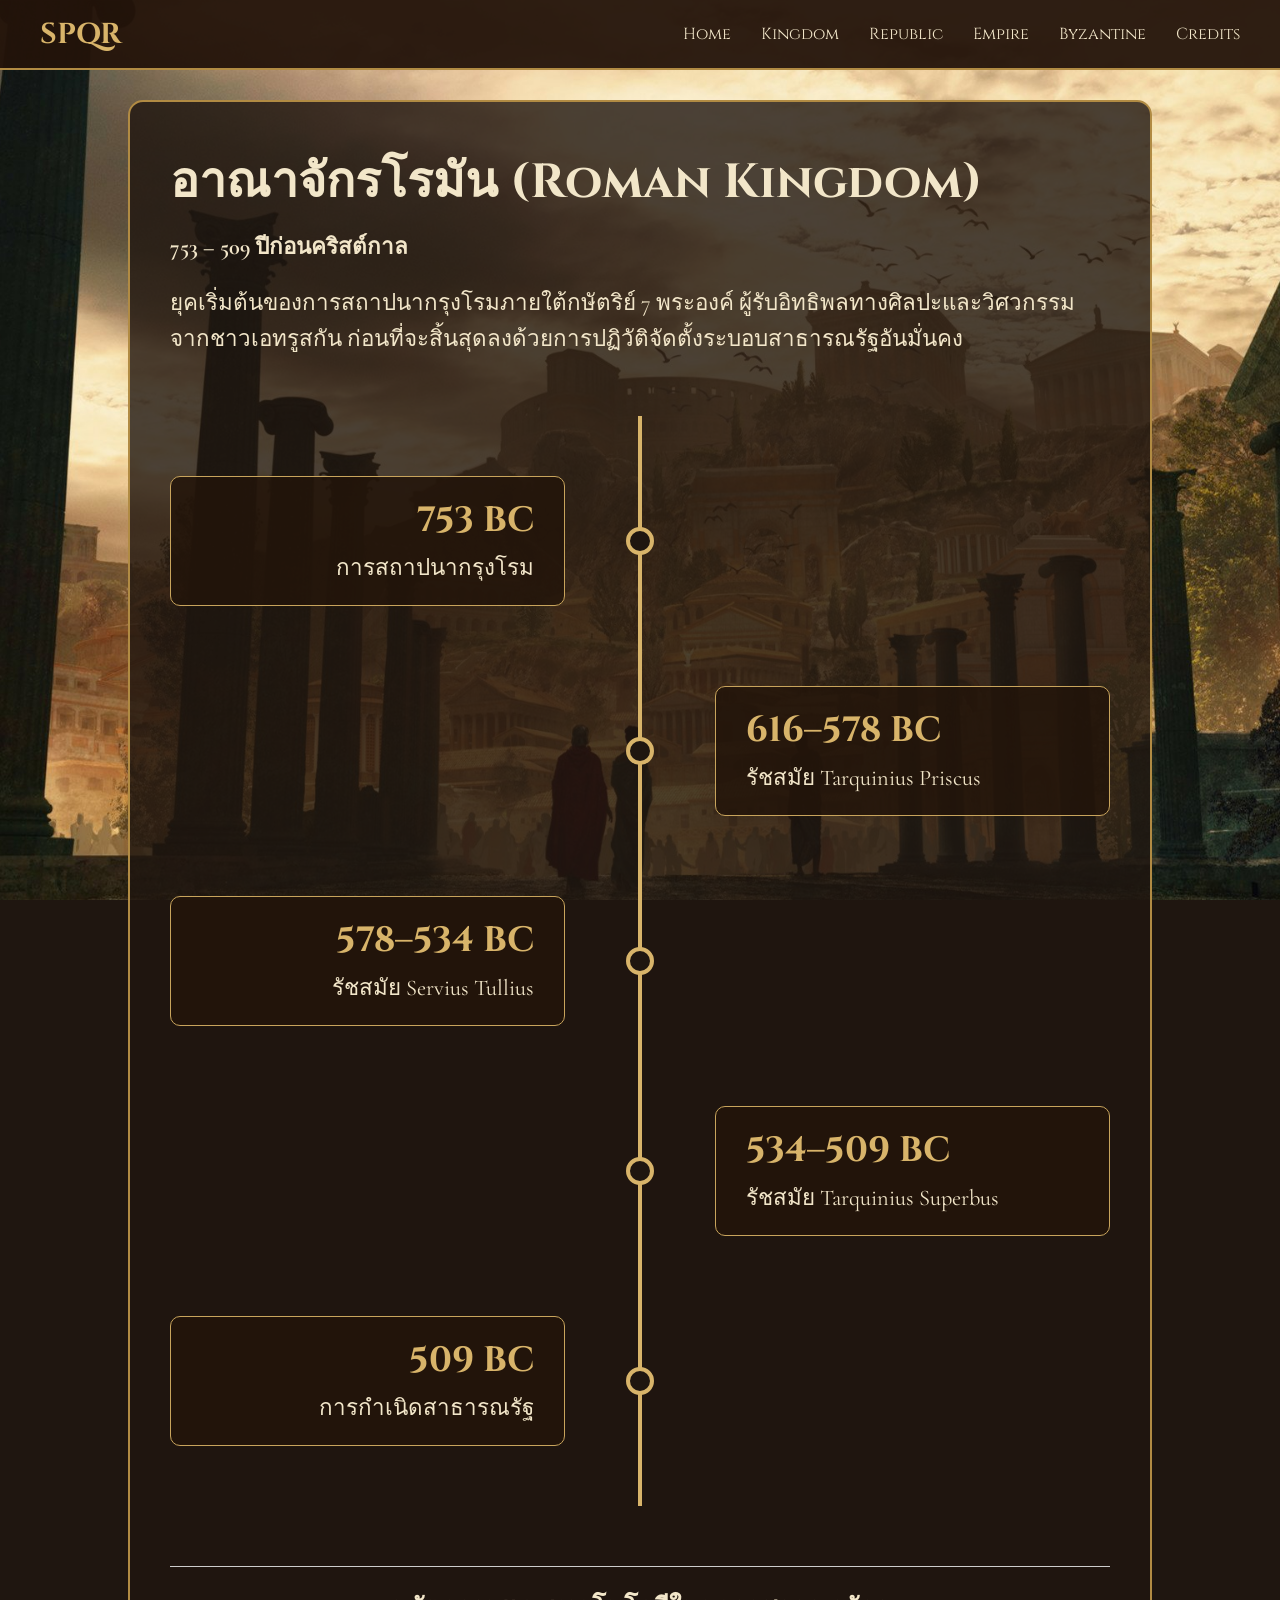
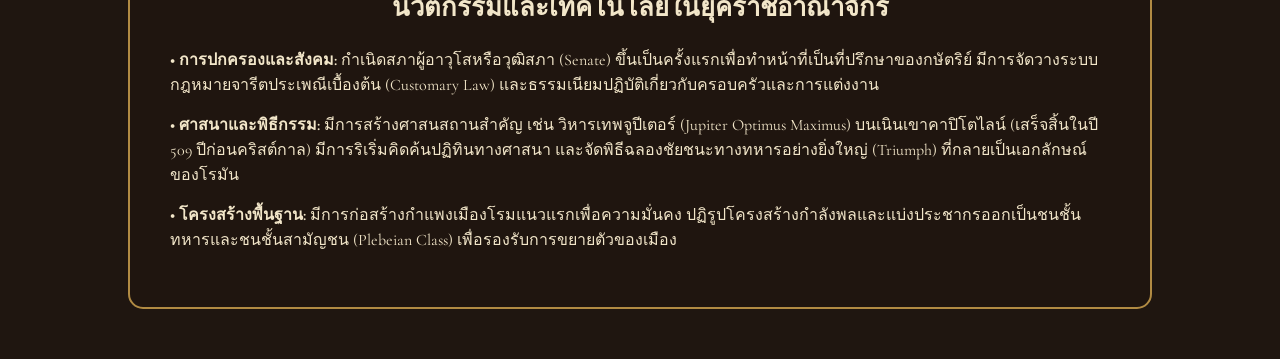
<file: kingdom.html>
<!DOCTYPE html>
<html lang="en">
<head>
    <meta charset="UTF-8">
    <meta name="viewport" content="width=device-width, initial-scale=1.0">
    <title>Roman Kingdom - อาณาจักรโรมัน</title>
    <link rel="stylesheet" href="styles.css">
    <link href="https://fonts.googleapis.com/css2?family=Cinzel:wght@400;600;700&family=Cormorant+Garamond:wght@400;500&display=swap" rel="stylesheet">
</head>
<body>

<nav class="navbar">
    <div class="logo">SPQR</div>
    <ul class="nav-links">
        <li><a href="index.html">Home</a></li>
        <li><a href="kingdom.html">Kingdom</a></li>
        <li><a href="republic.html">Republic</a></li>
        <li><a href="empire.html">Empire</a></li>
        <li><a href="byzantine.html">Byzantine</a></li>
        <li><a href="credits.html">Credits</a></li>
    </ul>
</nav>

<section class="era-page kingdom-bg">
    <div class="content-box">
        <h1>อาณาจักรโรมัน (Roman Kingdom)</h1>
        <p><strong>753 – 509 ปีก่อนคริสต์กาล</strong></p>
        <p>ยุคเริ่มต้นของการสถาปนากรุงโรมภายใต้กษัตริย์ 7 พระองค์ ผู้รับอิทธิพลทางศิลปะและวิศวกรรมจากชาวเอทรูสกัน ก่อนที่จะสิ้นสุดลงด้วยการปฏิวัติจัดตั้งระบอบสาธารณรัฐอันมั่นคง</p>

        <!-- Timeline Section -->
        <div class="timeline-container">
            <div class="timeline-item">
                <div class="timeline-content"><h2>753 BC</h2><p>การสถาปนากรุงโรม</p></div>
                <div class="timeline-dot" data-year="753 ปีก่อนคริสต์กาล" data-title="Founding of Rome" data-description="ตามตำนานระบุว่าเมืองก่อตั้งขึ้นโดย โรมูลุส และ เรมุส บนเนินเขา พาลาไทน์ฮิลล์ แต่ในทางโบราณคดีพบว่าพื้นที่นี้มีชุมชนเกษตรกรรมตั้งอยู่ก่อนแล้ว และค่อยๆ พัฒนาจากการรวมตัวของหมู่บ้านบนเนินเขาจนกลายเป็นเมืองศูนย์กลาง การปกครองในยุคนี้ยังมี 'สภาผู้อาวุโส' ทำหน้าที่เป็นที่ปรึกษาให้แก่กษัตริย์ ถือเป็นจุดกำเนิดของระบบวุฒิสภาที่ทรงอิทธิพลที่สุดในประวัติศาสตร์โรมัน"><span class="hover-bubble">คลิกเพื่อดูรายละเอียด</span></div>
            </div>
            <div class="timeline-item">
                <div class="timeline-content"><h2>616–578 BC</h2><p>รัชสมัย Tarquinius Priscus</p></div>
                <div class="timeline-dot" data-year="616–578 ปีก่อนคริสต์กาล" data-title="Tarquinius Priscus" data-description="กษัตริย์เชื้อสาย เอทรูสกัน ริเริ่มโครงการพัฒนาเมือง โดยสั่งการให้สร้างระบบระบายน้ำ โคลอากา แม็กซิมา เพื่อเปลี่ยนพื้นที่แอ่งน้ำให้กลายเป็น โรมันฟอรัม ศูนย์กลางการค้าและการเมือง นอกจากนี้ยังเริ่มโครงการสร้างสนามแข่งรถม้า เซอร์คัส แม็กซิมัส เพื่อรองรับความบันเทิงของประชาชน"><span class="hover-bubble">คลิกเพื่อดูรายละเอียด</span></div>
            </div>
            <div class="timeline-item">
                <div class="timeline-content"><h2>578–534 BC</h2><p>รัชสมัย Servius Tullius</p></div>
                <div class="timeline-dot" data-year="578–534 ปีก่อนคริสต์กาล" data-title="Servius Tullius" data-description="กษัตริย์องค์ที่ 6 ได้ทำการปฏิรูประบบชั้นประชากรและกองทัพเพื่อสร้างรากฐานทางการเมืองที่มั่นคงขึ้น โดยมีการแบ่งเขตเมืองและการจัดลำดับชนชั้นทางสังคม นอกจากนี้ยังมีการสร้างกำแพง เซอร์เวียนวอลล์ เพื่อล้อมรอบเนินเขาทั้งเจ็ด เพิ่มความปลอดภัยให้แก่เมือง"><span class="hover-bubble">คลิกเพื่อดูรายละเอียด</span></div>
            </div>
            <div class="timeline-item">
                <div class="timeline-content"><h2>534–509 BC</h2><p>รัชสมัย Tarquinius Superbus</p></div>
                <div class="timeline-dot" data-year="534–509 ปีก่อนคริสต์กาล" data-title="Tarquinius Superbus" data-description="กษัตริย์องค์สุดท้ายที่ครองอำนาจด้วยระบบเผด็จการ พระองค์สร้างวิหาร จูปิเตอร์ ออปทิมัส แม็กซิมัส บนเนินเขา คาปิโตไลน์ ซึ่งเป็นสัญลักษณ์ของความยิ่งใหญ่ทางศาสนาและการเมืองแบบ เอทรูสกัน การใช้อำนาจกดขี่ประชาชนและเพิกเฉยต่อสภาผู้อาวุโสเป็นชนวนเหตุให้เกิดการปฏิวัติ"><span class="hover-bubble">คลิกเพื่อดูรายละเอียด</span></div>
            </div>
            <div class="timeline-item">
                <div class="timeline-content"><h2>509 BC</h2><p>การกำเนิดสาธารณรัฐ</p></div>
                <div class="timeline-dot" data-year="509 ปีก่อนคริสต์กาล" data-title="Establishment of the Republic" data-description="เหตุการณ์นี้เกิดจากกษัตริย์ ทาร์ควินิอุส ซูเปอร์บัส ใช้อำนาจเผด็จการกดขี่อย่างหนัก แต่ชนวนเหตุสำคัญคือกรณี ลูเครเชีย สตรีชนชั้นสูงที่ถูกบุตรชายของกษัตริย์ข่มขืนแล้วฆ่าตัวตายเพื่อรักษาเกียรติ เหตุการณ์นี้ทำให้ ลูเซียส จูเนียส บรูตุส ผู้นำตระกูลชนชั้นสูงลุกขึ้นปลุกระดมประชาชนก่อการปฏิวัติขับไล่กษัตริย์ออกจากโรมได้สำเร็จ โรมจึงเปลี่ยนผ่านสู่ระบบสาธารณรัฐโดยสถาปนาระบบกงสุลสองคนที่มีอำนาจเท่ากันและมีวาระเพียงหนึ่งปีเพื่อคานอำนาจไม่ให้ใครคนใดคนหนึ่งผูกขาดอำนาจได้อีก"><span class="hover-bubble">คลิกเพื่อดูรายละเอียด</span></div>
            </div>
        </div>

        <!-- Innovations Section -->
        <div class="innovations-container" style="margin-top: 40px; border-top: 1px solid #ccc; padding-top: 20px;">
            <h2 style="font-family: 'Cinzel', serif; font-size: 1.6rem; text-align: center; margin-bottom: 20px;">นวัตกรรมและเทคโนโลยีในยุคราชอาณาจักร</h2>
            <ul style="list-style-type: none; padding: 0;">
                <li style="margin-bottom: 15px;"><strong>• การปกครองและสังคม:</strong> กำเนิดสภาผู้อาวุโสหรือวุฒิสภา (Senate) ขึ้นเป็นครั้งแรกเพื่อทำหน้าที่เป็นที่ปรึกษาของกษัตริย์ มีการจัดวางระบบกฎหมายจารีตประเพณีเบื้องต้น (Customary Law) และธรรมเนียมปฏิบัติเกี่ยวกับครอบครัวและการแต่งงาน</li>
                <li style="margin-bottom: 15px;"><strong>• ศาสนาและพิธีกรรม:</strong> มีการสร้างศาสนสถานสำคัญ เช่น วิหารเทพจูปีเตอร์ (Jupiter Optimus Maximus) บนเนินเขาคาปิโตไลน์ (เสร็จสิ้นในปี 509 ปีก่อนคริสต์กาล) มีการริเริ่มคิดค้นปฏิทินทางศาสนา และจัดพิธีฉลองชัยชนะทางทหารอย่างยิ่งใหญ่ (Triumph) ที่กลายเป็นเอกลักษณ์ของโรมัน</li>
                <li style="margin-bottom: 15px;"><strong>• โครงสร้างพื้นฐาน:</strong> มีการก่อสร้างกำแพงเมืองโรมแนวแรกเพื่อความมั่นคง ปฏิรูปโครงสร้างกำลังพลและแบ่งประชากรออกเป็นชนชั้นทหารและชนชั้นสามัญชน (Plebeian Class) เพื่อรองรับการขยายตัวของเมือง</li>
            </ul>
        </div>
    </div>
</section>

<div id="timeline-modal" class="timeline-modal">
    <div class="modal-content"><span class="close-btn">&times;</span><h2 id="modal-title"></h2><h3 id="modal-year"></h3><p id="modal-description"></p></div>
</div>

<script src="script.js"></script>
</body>
</html>
</file>
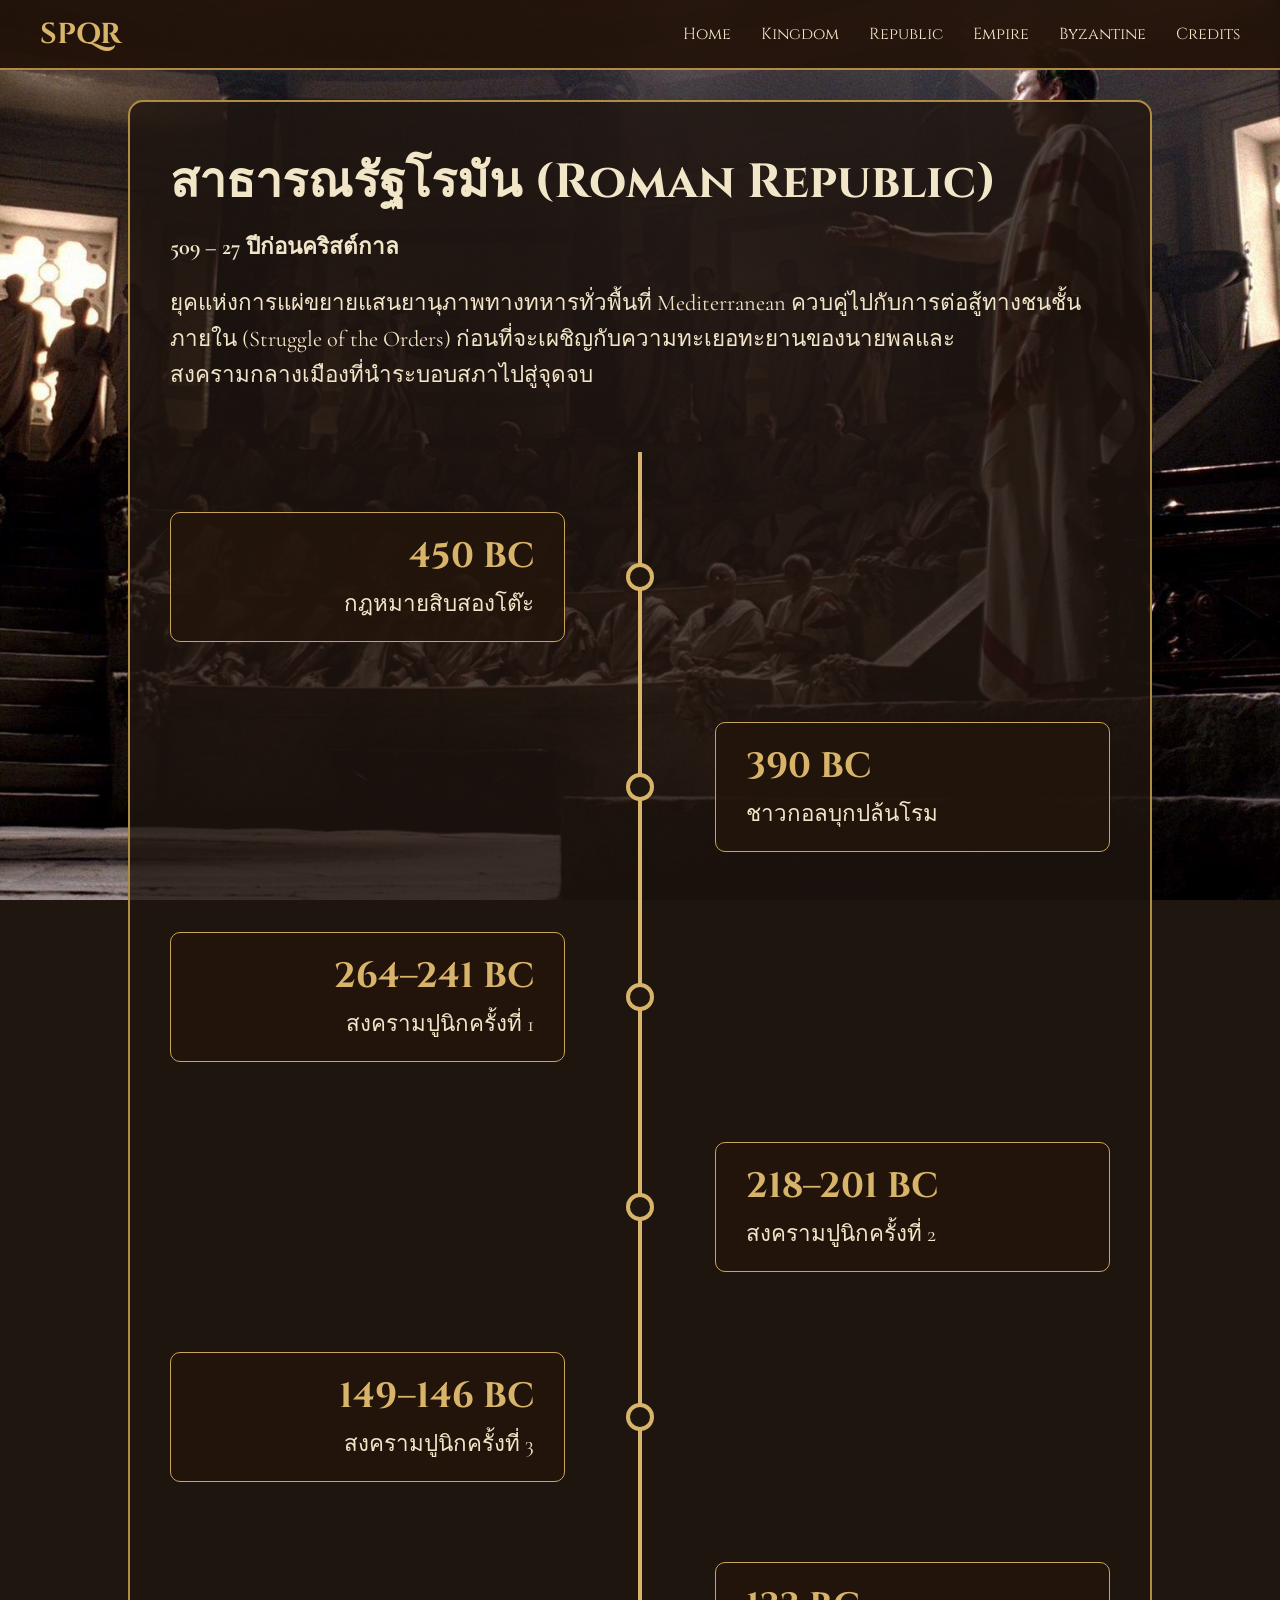
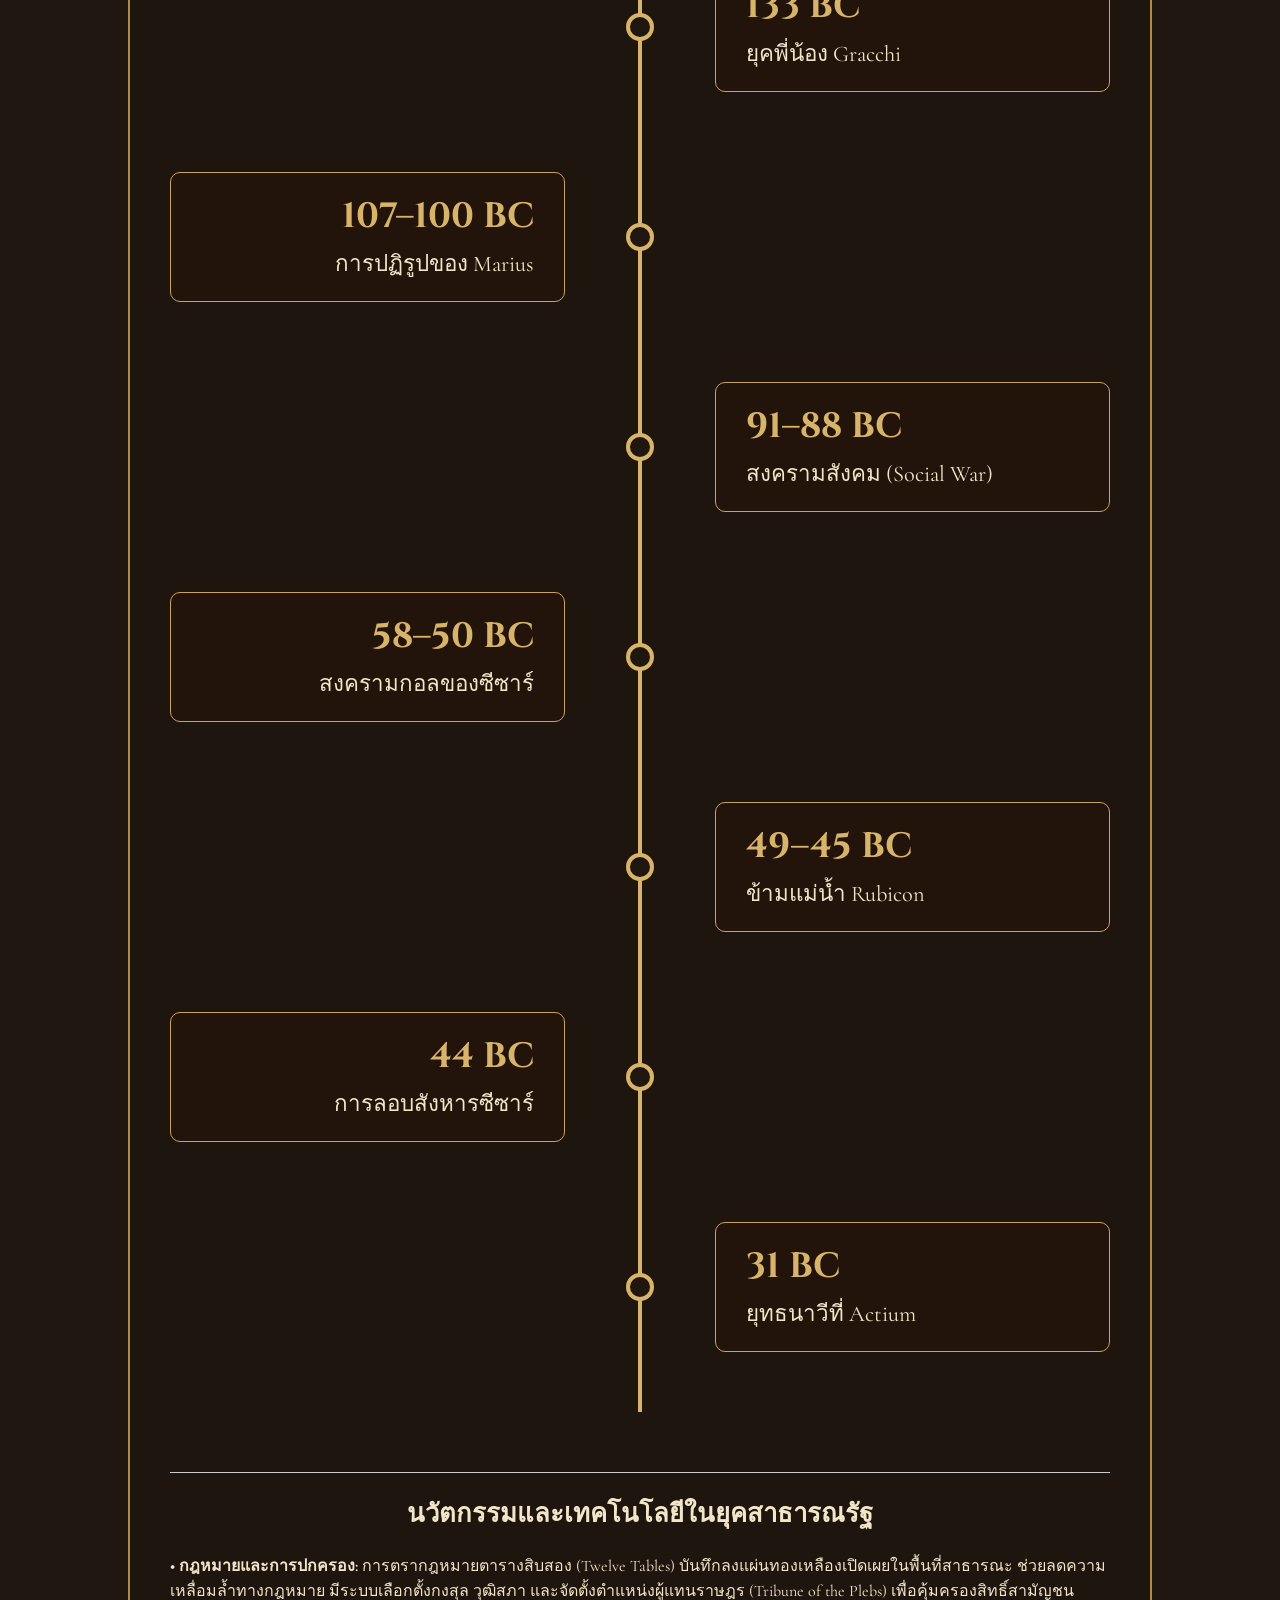
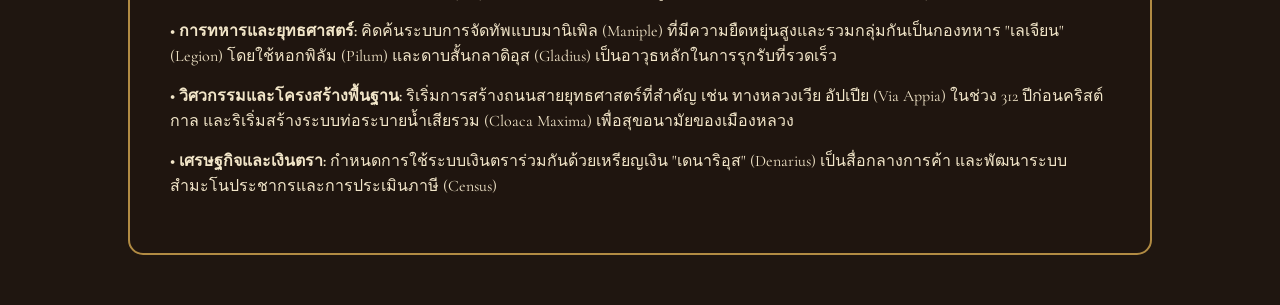
<file: republic.html>
<!DOCTYPE html>
<html lang="en">
<head>
    <meta charset="UTF-8">
    <meta name="viewport" content="width=device-width, initial-scale=1.0">
    <title>Roman Republic - สาธารณรัฐโรมัน</title>
    <link rel="stylesheet" href="styles.css">
    <link href="https://fonts.googleapis.com/css2?family=Cinzel:wght@400;600;700&family=Cormorant+Garamond:wght@400;500&display=swap" rel="stylesheet">
</head>
<body>

<nav class="navbar">
    <div class="logo">SPQR</div>
    <ul class="nav-links">
        <li><a href="index.html">Home</a></li>
        <li><a href="kingdom.html">Kingdom</a></li>
        <li><a href="republic.html">Republic</a></li>
        <li><a href="empire.html">Empire</a></li>
        <li><a href="byzantine.html">Byzantine</a></li>
        <li><a href="credits.html">Credits</a></li>
    </ul>
</nav>

<section class="era-page republic-bg">
    <div class="content-box">
        <h1>สาธารณรัฐโรมัน (Roman Republic)</h1>
        <p><strong>509 – 27 ปีก่อนคริสต์กาล</strong></p>
        <p>ยุคแห่งการแผ่ขยายแสนยานุภาพทางทหารทั่วพื้นที่ Mediterranean ควบคู่ไปกับการต่อสู้ทางชนชั้นภายใน (Struggle of the Orders) ก่อนที่จะเผชิญกับความทะเยอทะยานของนายพลและสงครามกลางเมืองที่นำระบอบสภาไปสู่จุดจบ</p>

        <!-- Timeline Section -->
        <div class="timeline-container">
            <div class="timeline-item"><div class="timeline-content"><h2>450 BC</h2><p>กฎหมายสิบสองโต๊ะ</p></div><div class="timeline-dot" data-year="450 ปีก่อนคริสต์กาล" data-title="Twelve Tables" data-description="กฎหมายฉบับแรกที่ถูกจารึกลงบนแผ่นโลหะเพื่อตั้งไว้ในใจกลางเมือง เพื่อให้พลเมืองทุกคนรับรู้ถึงสิทธิและหน้าที่ของตน ซึ่งเป็นความสำเร็จของการเรียกร้องเชิงนิติศาสตร์จากชนชั้นสามัญชน (เพลเบียน) ต่อชนชั้นผู้ปกครอง (แพทริเชียน) เพื่อลดความเหลื่อมล้ำในการตีความกฎหมาย"><span class="hover-bubble">คลิกเพื่อดูรายละเอียด</span></div></div>
            <div class="timeline-item"><div class="timeline-content"><h2>390 BC</h2><p>ชาวกอลบุกปล้นโรม</p></div><div class="timeline-dot" data-year="390 ปีก่อนคริสต์กาล" data-title="The Sack of Rome" data-description="กองทัพ กอล บุกโจมตีและเข้ายึดเมืองโรมหลังชนะใน ยุทธการอัลเลีย ถือเป็นความพ่ายแพ้ครั้งใหญ่ที่สร้างความบอบช้ำทางจิตใจและเป็นแรงผลักดันให้โรมต้องปฏิรูปกองทัพและระบบป้องกันเมืองใหม่ทั้งหมด"><span class="hover-bubble">คลิกเพื่อดูรายละเอียด</span></div></div>
            <div class="timeline-item"><div class="timeline-content"><h2>264–241 BC</h2><p>สงครามปูนิกครั้งที่ 1</p></div><div class="timeline-dot" data-year="264–241 ปีก่อนคริสต์กาล" data-title="First Punic War" data-description="สงครามระหว่างโรมและอาณาจักร คาร์เธจ เพื่อแย่งชิงการควบคุมเกาะ ซิซิลี โรมได้รับชัยชนะทางยุทธนาวีโดยการสร้างนวัตกรรมสะพานพาดเรือ ทำให้โรมได้รับเกาะซิซิลีเป็นจังหวัดนอกคาบสมุทรอิตาลีแห่งแรก"><span class="hover-bubble">คลิกเพื่อดูรายละเอียด</span></div></div>
            <div class="timeline-item"><div class="timeline-content"><h2>218–201 BC</h2><p>สงครามปูนิกครั้งที่ 2</p></div><div class="timeline-dot" data-year="218–201 ปีก่อนคริสต์กาล" data-title="Second Punic War" data-description="ฮันนิบาล บาร์คา ขุนพลแห่งคาร์เธจ นำทัพบุกข้ามเทือกเขาแอลป์ เข้าสู่โรมและสร้างความเสียหายหนักใน ยุทธการคานเน จนโรมเกือบสูญเสียอิตาลี แต่โรมแก้เกมด้วยชัยชนะเชิงยุทธวิธีใน ยุทธการซามา โดยแม่ทัพ ซิปิโอ แอฟริกานุส เผด็จศึกทำลายกองทัพฮันนิบาลได้สำเร็จ"><span class="hover-bubble">คลิกเพื่อดูรายละเอียด</span></div></div>
            <div class="timeline-item"><div class="timeline-content"><h2>149–146 BC</h2><p>สงครามปูนิกครั้งที่ 3</p></div><div class="timeline-dot" data-year="149–146 ปีก่อนคริสต์กาล" data-title="Third Punic War and Greece" data-description="โรมปิดล้อมและทำลายเมืองคาร์เธจลงอย่างสิ้นเชิงด้วยยุทธวิธีปิดล้อมเมือง พร้อมกันนั้นยังเข้ายึดครองเมือง โครินธ์ และสลายสมาพันธ์ อะเคียนลีก ทำให้โรมก้าวขึ้นเป็นมหาอำนาจหลักเพียงหนึ่งเดียวในฝั่ง เมดิเตอร์เรเนียน"><span class="hover-bubble">คลิกเพื่อดูรายละเอียด</span></div></div>
            <div class="timeline-item"><div class="timeline-content"><h2>133 BC</h2><p>ยุคพี่น้อง Gracchi</p></div><div class="timeline-dot" data-year="133 ปีก่อนคริสต์กาล" data-title="The Gracchi" data-description="ไทเบริอุส กรากคุส เสนอนโยบายปฏิรูปที่ดินเพื่อช่วยเหลือเกษตรกรยากจน แต่ถูกต่อต้านรุนแรงจากกลุ่มอนุรักษ์นิยมจนนำไปสู่เหตุการณ์สังหารทางการเมือง ซึ่งถือเป็นจุดเริ่มต้นของความขัดแย้งที่รุนแรงในประวัติศาสตร์สาธารณรัฐ"><span class="hover-bubble">คลิกเพื่อดูรายละเอียด</span></div></div>
            <div class="timeline-item"><div class="timeline-content"><h2>107–100 BC</h2><p>การปฏิรูปของ Marius</p></div><div class="timeline-dot" data-year="107–100 ปีก่อนคริสต์กาล" data-title="Marian Reforms" data-description="กายอุส มาริอุส ปฏิรูประบบกองทัพโดยอนุญาตให้ชนชั้นที่ไม่มีที่ดินทำกินสามารถเข้าเป็นทหารอาชีพได้ การเปลี่ยนแปลงนี้สร้างกองทัพมืออาชีพที่เพิ่มกำลังพลมหาศาล แต่ส่งผลให้ทหารเริ่มมีความจงรักภักดีต่อนายพลของตนเองมากกว่ารัฐบาล"><span class="hover-bubble">คลิกเพื่อดูรายละเอียด</span></div></div>
            <div class="timeline-item"><div class="timeline-content"><h2>91–88 BC</h2><p>สงครามสังคม (Social War)</p></div><div class="timeline-dot" data-year="91–88 ปีก่อนคริสต์กาล" data-title="Social War" data-description="สงครามระหว่างโรมและนครพันธมิตรในอิตาลีที่เรียกร้องสิทธิ์พลเมืองโรมัน เป็นสงครามกลางเมืองที่จบลงด้วยการที่วุฒิสภามอบสิทธิ์พลเมืองให้แก่ชนเผ่าต่าง ๆ ทั่วคาบสมุทรเพื่อรักษาเสถียรภาพ"><span class="hover-bubble">คลิกเพื่อดูรายละเอียด</span></div></div>
            <div class="timeline-item"><div class="timeline-content"><h2>58–50 BC</h2><p>สงครามกอลของซีซาร์</p></div><div class="timeline-dot" data-year="58–50 ปีก่อนคริสต์กาล" data-title="Gallic Wars" data-description="จูเลียส ซีซาร์ นำทัพทำสงครามพิชิตดินแดนปราบปรามชนเผ่าต่าง ๆ ในดินแดน กอล เป็นเวลา 9 ปี จนสามารถผนวกดินแดนส่วนใหญ่ได้สำเร็จ ส่งผลให้ซีซาร์มีฐานอำนาจทางทหารและความมั่งคั่งมหาศาล"><span class="hover-bubble">คลิกเพื่อดูรายละเอียด</span></div></div>
            <div class="timeline-item"><div class="timeline-content"><h2>49–45 BC</h2><p>ข้ามแม่น้ำ Rubicon</p></div><div class="timeline-dot" data-year="49–45 ปีก่อนคริสต์กาล" data-title="Crossing the Rubicon" data-description="เมื่อวุฒิสภาออกคำสั่งให้ จูเลียส ซีซาร์ ยุบกองทัพและกลับโรมในฐานะพลเรือนเพื่อรับโทษทางกฎหมาย เขาตัดสินใจนำกองทัพข้ามแม่น้ำ รูบิคอน ซึ่งถือเป็นการกบฏต่อรัฐโดยเปิดเผย ซีซาร์กล่าวประโยคที่ว่า 'ลูกเต๋าถูกทอดลงแล้ว' (Alea iacta est) เพื่อแสดงการยอมรับว่าไม่มีทางย้อนกลับได้อีก นำไปสู่สงครามกลางเมืองจนซีซาร์ได้รับชัยชนะเบ็ดเสร็จและสถาปนาตนเองเป็นผู้เผด็จการตลอดชีพ"><span class="hover-bubble">คลิกเพื่อดูรายละเอียด</span></div></div>
            <div class="timeline-item"><div class="timeline-content"><h2>44 BC</h2><p>การลอบสังหารซีซาร์</p></div><div class="timeline-dot" data-year="44 ปีก่อนคริสต์กาล" data-title="Ides of March" data-description="ในวันที่ 15 มีนาคม กลุ่มสมาชิกวุฒิสภาประมาณ 60 คน นำโดย บรูตุส และ แคสสิอุส ได้วางแผนลอบสังหาร ซีซาร์ กลางสภาด้วยการแทงถึง 23 แผล โดยเชื่อว่าเป็นการช่วยสาธารณรัฐจากเผด็จการ แต่เหตุการณ์นี้กลับสร้างสุญญากาศทางอำนาจที่นำไปสู่สงครามกลางเมืองครั้งใหม่ที่รุนแรงกว่าเดิม และเป็นจุดจบที่แท้จริงของระบอบสาธารณรัฐ"><span class="hover-bubble">คลิกเพื่อดูรายละเอียด</span></div></div>
            <div class="timeline-item"><div class="timeline-content"><h2>31 BC</h2><p>ยุทธนาวีที่ Actium</p></div><div class="timeline-dot" data-year="31 ปีก่อนคริสต์กาล" data-title="Battle of Actium" data-description="ออกุสตุส ได้รับชัยชนะทางยุทธนาวีเหนือ มาร์ก แอนโทนี และ คลีโอพัตรา ที่บริเวณนอกชายฝั่งเมืองแอคเทียม ชัยชนะครั้งนี้เป็นการทำลายแสนยานุภาพทางเรือของแอนโทนีอย่างเบ็ดเสร็จ นำไปสู่การเปลี่ยนผ่านจากระบอบสาธารณรัฐไปสู่ระบอบจักรพรรดิโดยสมบูรณ์"><span class="hover-bubble">คลิกเพื่อดูรายละเอียด</span></div></div>
        </div>

        <!-- Innovations Section -->
        <div class="innovations-container" style="margin-top: 40px; border-top: 1px solid #ccc; padding-top: 20px;">
            <h2 style="font-family: 'Cinzel', serif; font-size: 1.6rem; text-align: center; margin-bottom: 20px;">นวัตกรรมและเทคโนโลยีในยุคสาธารณรัฐ</h2>
            <ul style="list-style-type: none; padding: 0;">
                <li style="margin-bottom: 15px;"><strong>• กฎหมายและการปกครอง:</strong> การตรากฎหมายตารางสิบสอง (Twelve Tables) บันทึกลงแผ่นทองเหลืองเปิดเผยในพื้นที่สาธารณะ ช่วยลดความเหลื่อมล้ำทางกฎหมาย มีระบบเลือกตั้งกงสุล วุฒิสภา และจัดตั้งตำแหน่งผู้แทนราษฎร (Tribune of the Plebs) เพื่อคุ้มครองสิทธิ์สามัญชน</li>
                <li style="margin-bottom: 15px;"><strong>• การทหารและยุทธศาสตร์:</strong> คิดค้นระบบการจัดทัพแบบมานิเพิล (Maniple) ที่มีความยืดหยุ่นสูงและรวมกลุ่มกันเป็นกองทหาร "เลเจียน" (Legion) โดยใช้หอกพิลัม (Pilum) และดาบสั้นกลาดิอุส (Gladius) เป็นอาวุธหลักในการรุกรับที่รวดเร็ว</li>
                <li style="margin-bottom: 15px;"><strong>• วิศวกรรมและโครงสร้างพื้นฐาน:</strong> ริเริ่มการสร้างถนนสายยุทธศาสตร์ที่สำคัญ เช่น ทางหลวงเวีย อัปเปีย (Via Appia) ในช่วง 312 ปีก่อนคริสต์กาล และริเริ่มสร้างระบบท่อระบายน้ำเสียรวม (Cloaca Maxima) เพื่อสุขอนามัยของเมืองหลวง</li>
                <li style="margin-bottom: 15px;"><strong>• เศรษฐกิจและเงินตรา:</strong> กำหนดการใช้ระบบเงินตราร่วมกันด้วยเหรียญเงิน "เดนาริอุส" (Denarius) เป็นสื่อกลางการค้า และพัฒนาระบบสำมะโนประชากรและการประเมินภาษี (Census)</li>
            </ul>
        </div>
    </div>
</section>

<div id="timeline-modal" class="timeline-modal">
    <div class="modal-content"><span class="close-btn">&times;</span><h2 id="modal-title"></h2><h3 id="modal-year"></h3><p id="modal-description"></p></div>
</div>

<script src="script.js"></script>
</body>
</html>
</file>
<file: styles.css>
*{
    margin:0;
    padding:0;
    box-sizing:border-box;
}

html{
    scroll-behavior:smooth;
}

body{
    font-family:'Cormorant Garamond', serif;
    background:#1f1610;
    color:#f2e6c9;
    opacity:0;
    transition:opacity 0.5s ease;
}

body.loaded{
    opacity:1;
}

.navbar{
    position:fixed;
    top:0;
    width:100%;
    height:70px;
    display:flex;
    justify-content:space-between;
    align-items:center;
    padding:0 40px;
    background:rgba(35,20,10,0.95);
    border-bottom:2px solid #b18b43;
    z-index:1000;
}

.logo{
    font-family:'Cinzel', serif;
    font-size:1.8rem;
    font-weight:bold;
    color:#d8b46a;
}

.nav-links{
    display:flex;
    list-style:none;
    gap:30px;
}

.nav-links a{
    text-decoration:none;
    color:#f2e6c9;
    font-family:'Cinzel', serif;
    transition:0.3s;
}

.nav-links a:hover{
    color:#d8b46a;
}

.hero{
    height:100vh;
    display:flex;
    justify-content:center;
    align-items:center;
    text-align:center;
    background-size:cover;
    background-position:center;
    background-attachment:fixed;
}

.hero-content{
    background:rgba(0,0,0,0.5);
    padding:40px;
    border-radius:15px;
}

.hero h1{
    font-family:'Cinzel', serif;
    font-size:4rem;
    margin-bottom:20px;
}

.hero p{
    font-size:1.4rem;
}

.era-section{
    min-height:100vh;
    display:flex;
    justify-content:center;
    align-items:center;
    padding:120px 20px;
    background-attachment:fixed;
    background-size:cover;
    background-position:center;
}

.content-box{
    width:80%;
    max-width:1200px;
    background:rgba(32,22,15,0.8);
    border:2px solid #b18b43;
    border-radius:15px;
    padding:40px;
}

.content-box h1 {
    font-family:'Cinzel', serif;
    font-size:3rem;
    margin-bottom:10px;
}

.content-box p {
    font-size: 1.4rem;
    margin-bottom: 20px;
}

.home-buttons{
    margin-top:40px;
    display:flex;
    gap:20px;
    justify-content:center;
    flex-wrap:wrap;
}

.era-btn{
    padding:15px 30px;
    text-decoration:none;
    color:#f2e6c9;
    border:2px solid #c8a45c;
    border-radius:10px;
    font-family:'Cinzel', serif;
    transition:0.3s;
}

.era-btn:hover{
    background:#c8a45c;
    color:#1f1610;
}

.era-page{
    min-height:100vh;
    display:flex;
    justify-content:center;
    align-items:center;
    background-size:cover;
    background-position:center;
    background-attachment:fixed;
    padding-top:100px;
    padding-bottom: 50px;
}

/* Backgrounds (Make sure your images folder path is correct) */
.home-bg{ background-image:url("images/home.jpg"); }
.kingdom-bg{ background-image:url("images/kingdom.jpg"); }
.republic-bg{ background-image:url("images/republic.jpg"); }
.empire-bg{ background-image:url("images/empire.jpg"); }
.byzantine-bg{ background-image:url("images/byzantine.jpg"); }


/* =========================================
   VERTICAL TIMELINE & MODAL STYLES (ALTERNATING)
   ========================================= */

.timeline-container {
    position: relative;
    margin: 60px auto;
    padding: 20px 0;
    width: 100%;
    display: flex;
    flex-direction: column;
    align-items: center;
}

/* The vertical line */
.timeline-container::before {
    content: '';
    position: absolute;
    top: 0;
    bottom: 0;
    width: 4px;
    background: #d8b46a;
    left: 50%;
    transform: translateX(-50%);
}

/* Alternating Layout for Items */
.timeline-item {
    position: relative;
    margin: 40px 0;
    width: 100%;
    display: flex;
    justify-content: flex-start; /* Odd items start on the left */
    align-items: center;
}

.timeline-item:nth-child(even) {
    justify-content: flex-end; /* Even items push to the right */
}

/* The visible text box */
.timeline-content {
    width: 42%;
    background: rgba(35, 20, 10, 0.85);
    border: 1px solid #c8a45c;
    border-radius: 10px;
    padding: 20px 30px;
}

/* Align text based on which side of the line it's on */
.timeline-item:nth-child(odd) .timeline-content {
    text-align: right;
}

.timeline-item:nth-child(even) .timeline-content {
    text-align: left;
}

/* Big Font for the Year */
.timeline-content h2 {
    font-family: 'Cinzel', serif;
    font-size: 2.2rem;
    color: #d8b46a;
    margin-bottom: 5px;
}

.timeline-content p {
    font-family: 'Cormorant Garamond', serif;
    font-size: 1.4rem;
    color: #f2e6c9;
    margin: 0;
}

/* The interactive dot */
.timeline-dot {
    position: absolute;
    left: 50%;
    transform: translateX(-50%);
    width: 28px;
    height: 28px;
    background: #1f1610;
    border: 4px solid #d8b46a;
    border-radius: 50%;
    z-index: 2;
    cursor: pointer;
    transition: background 0.3s, transform 0.3s, box-shadow 0.3s;
}

.timeline-dot:hover {
    background: #d8b46a;
    transform: translateX(-50%) scale(1.3);
    box-shadow: 0 0 15px rgba(216, 180, 106, 0.8);
}

/* The Hover Bubble */
.hover-bubble {
    position: absolute;
    top: 50%;
    left: 50px; 
    transform: translateY(-50%);
    background: rgba(35, 20, 10, 0.95);
    color: #f2e6c9;
    padding: 8px 15px;
    border: 1px solid #b18b43;
    border-radius: 6px;
    font-family: 'Cormorant Garamond', serif;
    font-size: 1.1rem;
    white-space: nowrap;
    opacity: 0;
    visibility: hidden;
    transition: opacity 0.3s;
    pointer-events: none; 
}

/* Push bubble to the left for right-sided content */
.timeline-item:nth-child(even) .hover-bubble {
    left: auto;
    right: 50px;
}

.timeline-dot:hover .hover-bubble {
    opacity: 1;
    visibility: visible;
}

/* Modal Background */
.timeline-modal {
    display: none; 
    position: fixed;
    z-index: 2000; 
    left: 0;
    top: 0;
    width: 100%;
    height: 100%;
    background-color: rgba(0, 0, 0, 0.85);
    justify-content: center;
    align-items: center;
    opacity: 0;
    transition: opacity 0.3s ease;
}

.timeline-modal.show {
    display: flex;
    opacity: 1;
}

/* Modal Content Box */
.modal-content {
    background: rgba(32, 22, 15, 0.95);
    border: 2px solid #b18b43;
    border-radius: 10px;
    padding: 40px;
    max-width: 600px;
    width: 90%;
    text-align: center;
    position: relative;
    box-shadow: 0 10px 30px rgba(0,0,0,0.8);
}

.modal-content h2 {
    font-family: 'Cinzel', serif;
    color: #d8b46a;
    margin-bottom: 5px;
    font-size: 2rem;
}

.modal-content h3 {
    font-family: 'Cinzel', serif;
    color: #f2e6c9;
    margin-bottom: 20px;
    font-size: 1.2rem;
}

.modal-content p {
    font-size: 1.3rem;
    line-height: 1.6;
}

.close-btn {
    position: absolute;
    top: 10px;
    right: 20px;
    color: #d8b46a;
    font-size: 2.5rem;
    font-weight: bold;
    cursor: pointer;
    transition: color 0.3s;
}

.close-btn:hover {
    color: #f2e6c9;
}
</file>
